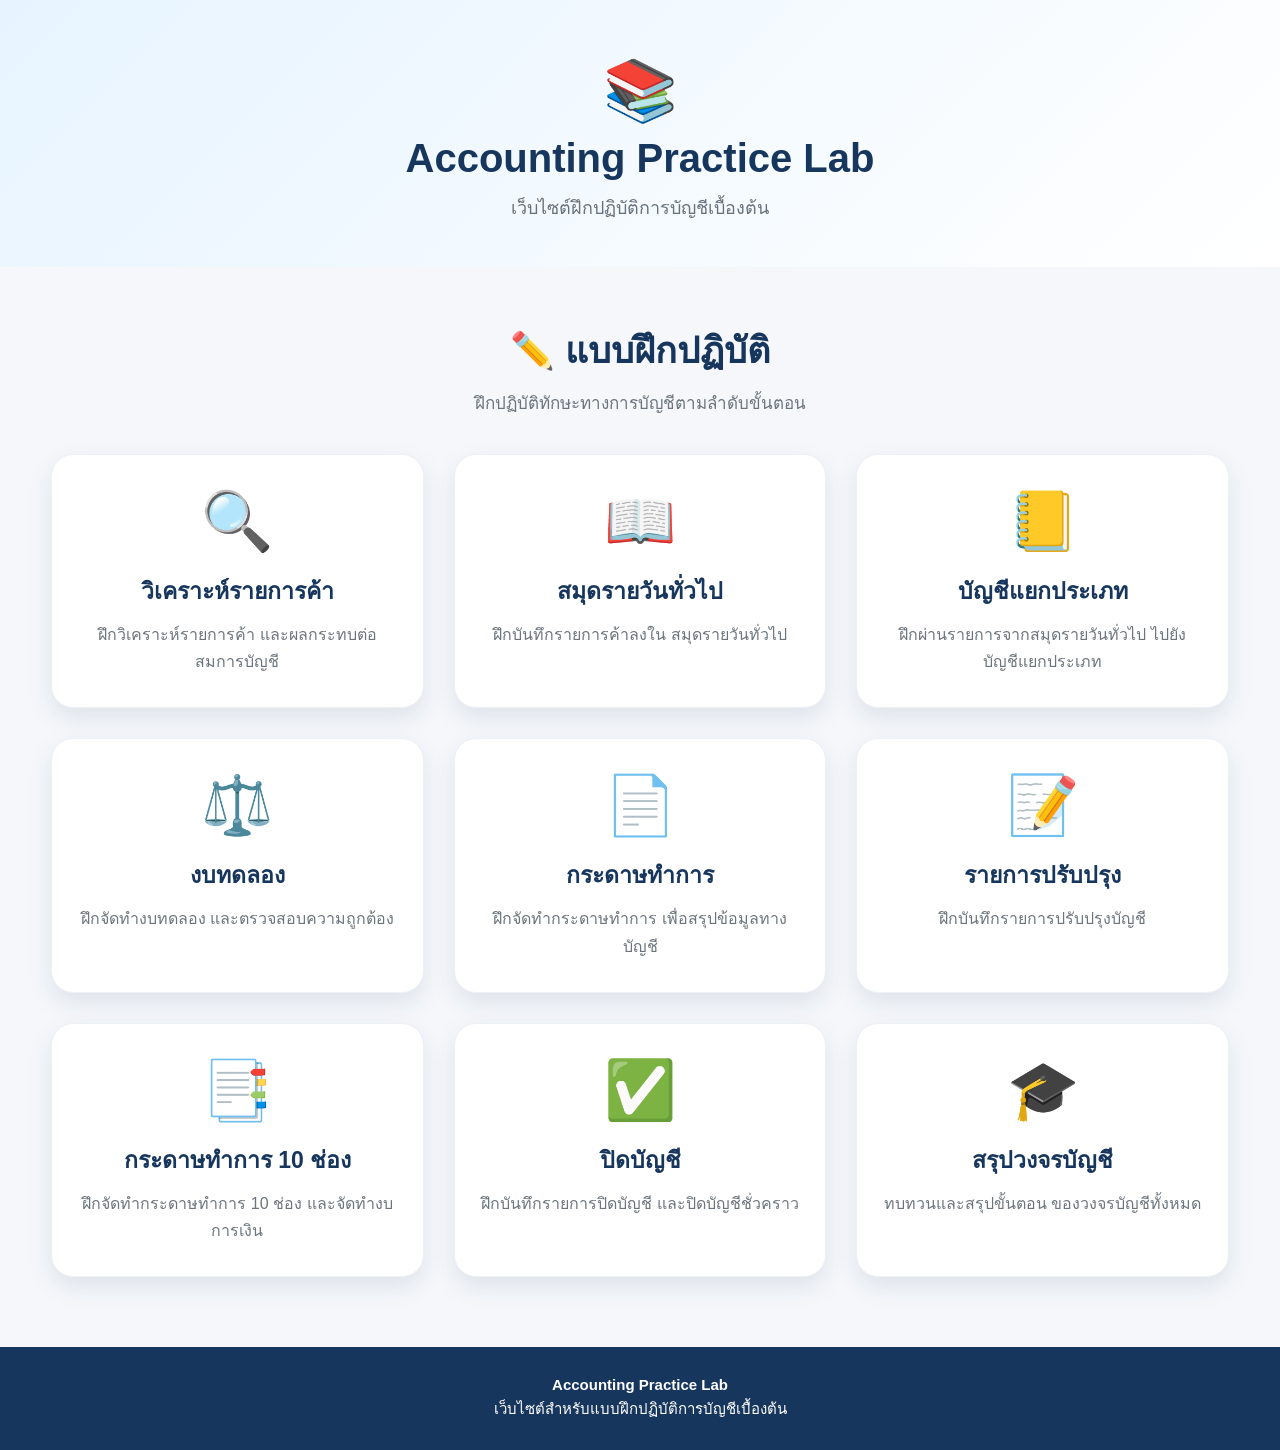
<file: index.html>
<!DOCTYPE html>
<html lang="th">
<head>
    <meta charset="UTF-8">
    <meta name="viewport" content="width=device-width, initial-scale=1.0">

    <title>Accounting Practice Lab</title>

    <style>

        * {
            box-sizing: border-box;
        }

        body {
            margin: 0;
            font-family: "Noto Sans Thai", "Sarabun", Arial, sans-serif;
            background: #f5f7fb;
            color: #222;
        }

        /* =========================
           ส่วนหัวเว็บไซต์
        ========================= */

        .hero {
            text-align: center;
            padding: 55px 20px 45px;
            background: linear-gradient(
                135deg,
                #e7f4ff,
                #ffffff
            );
        }

        .hero-icon {
            font-size: 60px;
            margin-bottom: 10px;
        }

        .hero h1 {
            margin: 0;
            font-size: 40px;
            font-weight: 800;
            color: #17365d;
        }

        .hero p {
            margin-top: 12px;
            margin-bottom: 0;
            font-size: 18px;
            color: #68727d;
        }


        /* =========================
           เนื้อหาหลัก
        ========================= */

        .container {
            width: 92%;
            max-width: 1250px;
            margin: 0 auto;
            padding: 55px 0 70px;
        }


        /* =========================
           หัวข้อแบบฝึกปฏิบัติ
        ========================= */

        .section-title {
            text-align: center;
            margin-bottom: 38px;
        }

        .section-title h2 {
            margin: 0;
            font-size: 36px;
            font-weight: 800;
            color: #17365d;
        }

        .section-title p {
            margin-top: 10px;
            font-size: 17px;
            color: #6c757d;
        }


        /* =========================
           Grid
        ========================= */

        .practice-grid {
            display: grid;
            grid-template-columns:
                repeat(3, 1fr);

            gap: 30px;
        }


        /* =========================
           การ์ดแบบฝึกปฏิบัติ
        ========================= */

        .practice-card {
            display: block;

            min-height: 245px;

            padding: 32px 25px;

            background: #ffffff;

            border-radius: 22px;

            text-align: center;

            text-decoration: none;

            color: #222;

            border: 1px solid #edf0f4;

            box-shadow:
                0 10px 25px
                rgba(30, 60, 90, 0.10);

            transition:
                transform 0.25s ease,
                box-shadow 0.25s ease;
        }

        .practice-card:hover {
            transform: translateY(-7px);

            box-shadow:
                0 16px 35px
                rgba(30, 60, 90, 0.16);
        }


        /* =========================
           ไอคอน
        ========================= */

        .practice-icon {
            font-size: 58px;
            margin-bottom: 18px;
        }


        /* =========================
           ชื่อการ์ด
        ========================= */

        .practice-card h3 {
            margin: 0 0 12px;

            font-size: 23px;

            font-weight: 800;

            color: #17365d;
        }


        /* =========================
           รายละเอียด
        ========================= */

        .practice-card p {
            margin: 0;

            font-size: 16px;

            line-height: 1.7;

            color: #6c757d;
        }


        /* =========================
           Footer
        ========================= */

        footer {
            padding: 25px 15px;

            text-align: center;

            background: #17365d;

            color: #ffffff;
        }

        footer p {
            margin: 4px 0;

            font-size: 15px;
        }


        /* =========================
           Tablet
        ========================= */

        @media (max-width: 900px) {

            .practice-grid {
                grid-template-columns:
                    repeat(2, 1fr);
            }

        }


        /* =========================
           Mobile
        ========================= */

        @media (max-width: 600px) {

            .hero {
                padding:
                    40px 15px;
            }

            .hero h1 {
                font-size: 30px;
            }

            .hero p {
                font-size: 16px;
            }

            .section-title h2 {
                font-size: 29px;
            }

            .section-title p {
                font-size: 15px;
            }

            .practice-grid {
                grid-template-columns: 1fr;

                gap: 20px;
            }

            .practice-card {
                min-height: 220px;
            }

        }

    </style>

</head>


<body>


<!-- ==================================
     ส่วนหัวเว็บไซต์
================================== -->

<section class="hero">

    <div class="hero-icon">
        📚
    </div>

    <h1>
        Accounting Practice Lab
    </h1>

    <p>
        เว็บไซต์ฝึกปฏิบัติการบัญชีเบื้องต้น
    </p>

</section>



<!-- ==================================
     เนื้อหา
================================== -->

<main class="container">


    <!-- หัวข้อเดียวของหน้า -->

    <div class="section-title">

        <h2>
            ✏️ แบบฝึกปฏิบัติ
        </h2>

        <p>
            ฝึกปฏิบัติทักษะทางการบัญชีตามลำดับขั้นตอน
        </p>

    </div>



    <!-- ==================================
         การ์ดทั้งหมด
    ================================== -->

    <div class="practice-grid">


        <!-- 1 วิเคราะห์รายการค้า -->

        <a
            href="analyze.html"
            class="practice-card"
        >

            <div class="practice-icon">
                🔍
            </div>

            <h3>
                วิเคราะห์รายการค้า
            </h3>

            <p>
                ฝึกวิเคราะห์รายการค้า
                และผลกระทบต่อสมการบัญชี
            </p>

        </a>



        <!-- 2 สมุดรายวันทั่วไป -->

        <a
            href="journal.html"
            class="practice-card"
        >

            <div class="practice-icon">
                📖
            </div>

            <h3>
                สมุดรายวันทั่วไป
            </h3>

            <p>
                ฝึกบันทึกรายการค้าลงใน
                สมุดรายวันทั่วไป
            </p>

        </a>



        <!-- 3 บัญชีแยกประเภท -->

        <a
            href="ledger.html"
            class="practice-card"
        >

            <div class="practice-icon">
                📒
            </div>

            <h3>
                บัญชีแยกประเภท
            </h3>

            <p>
                ฝึกผ่านรายการจากสมุดรายวันทั่วไป
                ไปยังบัญชีแยกประเภท
            </p>

        </a>



        <!-- 4 งบทดลอง -->

        <a
            href="trial-balance.html"
            class="practice-card"
        >

            <div class="practice-icon">
                ⚖️
            </div>

            <h3>
                งบทดลอง
            </h3>

            <p>
                ฝึกจัดทำงบทดลอง
                และตรวจสอบความถูกต้อง
            </p>

        </a>



        <!-- 5 กระดาษทำการ -->

        <a
            href="worksheet.html"
            class="practice-card"
        >

            <div class="practice-icon">
                📄
            </div>

            <h3>
                กระดาษทำการ
            </h3>

            <p>
                ฝึกจัดทำกระดาษทำการ
                เพื่อสรุปข้อมูลทางบัญชี
            </p>

        </a>



        <!-- 6 รายการปรับปรุง -->

        <a
            href="adjustment.html"
            class="practice-card"
        >

            <div class="practice-icon">
                📝
            </div>

            <h3>
                รายการปรับปรุง
            </h3>

            <p>
                ฝึกบันทึกรายการปรับปรุงบัญชี
            </p>

        </a>



        <!-- 7 กระดาษทำการ 10 ช่อง -->

        <a
            href="worksheet-10.html"
            class="practice-card"
        >

            <div class="practice-icon">
                📑
            </div>

            <h3>
                กระดาษทำการ 10 ช่อง
            </h3>

            <p>
                ฝึกจัดทำกระดาษทำการ 10 ช่อง
                และจัดทำงบการเงิน
            </p>

        </a>



        <!-- 8 ปิดบัญชี -->

        <a
            href="closing.html"
            class="practice-card"
        >

            <div class="practice-icon">
                ✅
            </div>

            <h3>
                ปิดบัญชี
            </h3>

            <p>
                ฝึกบันทึกรายการปิดบัญชี
                และปิดบัญชีชั่วคราว
            </p>

        </a>



        <!-- 9 สรุปวงจรบัญชี -->

        <a
            href="summary.html"
            class="practice-card"
        >

            <div class="practice-icon">
                🎓
            </div>

            <h3>
                สรุปวงจรบัญชี
            </h3>

            <p>
                ทบทวนและสรุปขั้นตอน
                ของวงจรบัญชีทั้งหมด
            </p>

        </a>


    </div>

</main>



<!-- ==================================
     Footer
================================== -->

<footer>

    <p>
        <strong>
            Accounting Practice Lab
        </strong>
    </p>

    <p>
        เว็บไซต์สำหรับแบบฝึกปฏิบัติการบัญชีเบื้องต้น
    </p>

</footer>


</body>
</html>
</file>
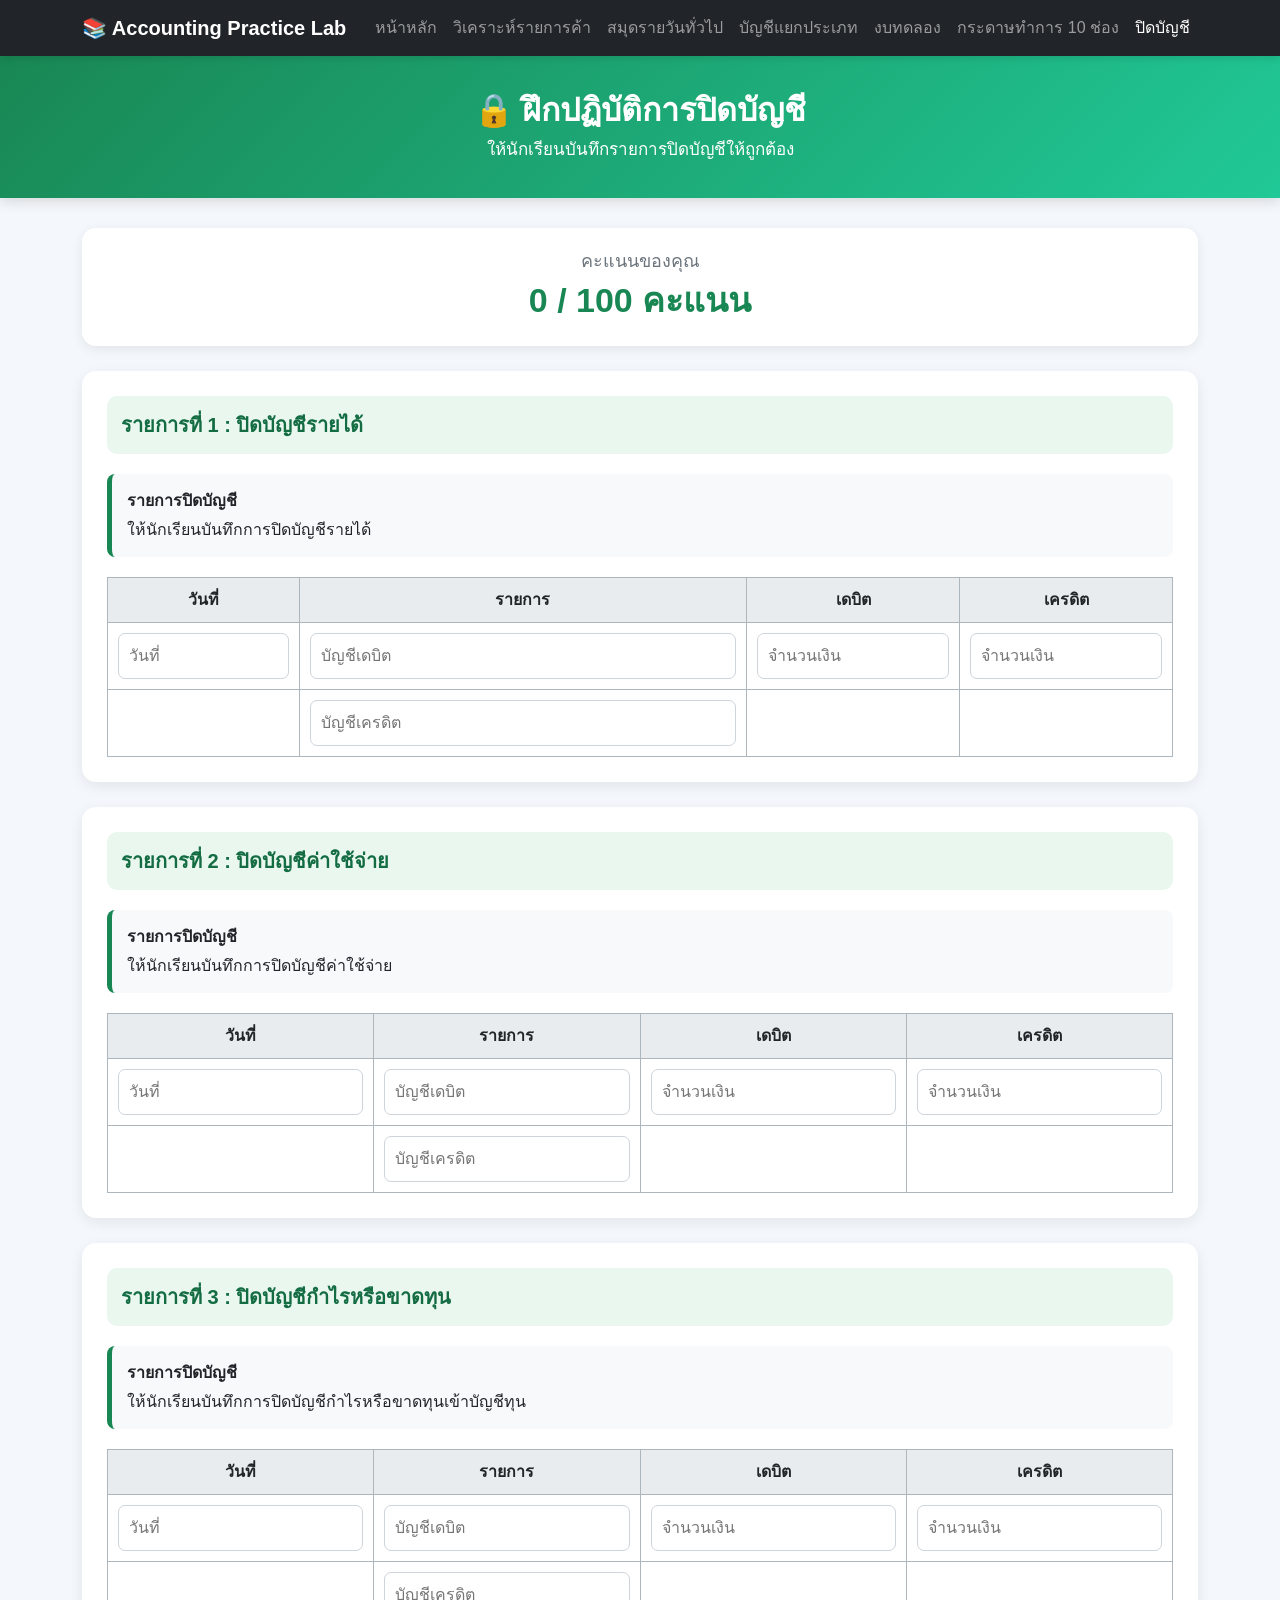
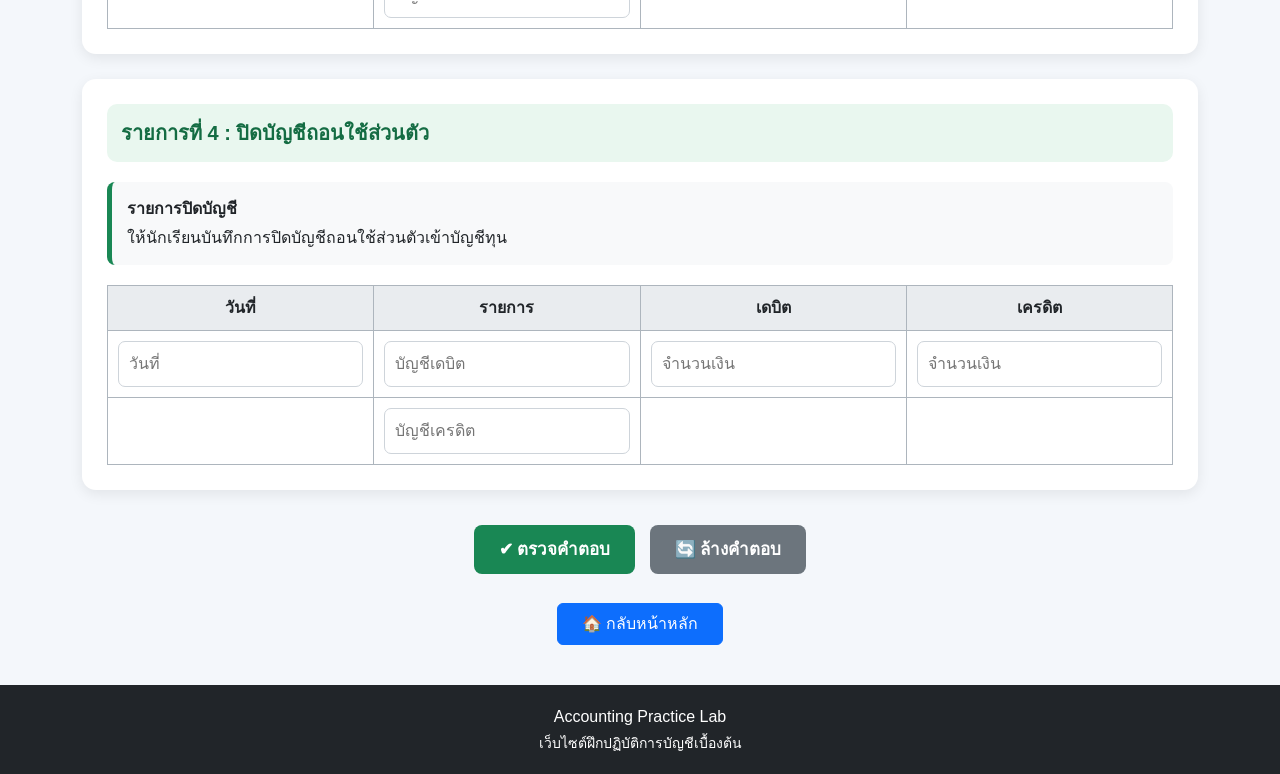
<file: closing.html>
<!DOCTYPE html>
<html lang="th">

<head>

    <meta charset="UTF-8">

    <meta name="viewport"
          content="width=device-width, initial-scale=1.0">

    <title>ปิดบัญชี | Accounting Practice Lab</title>

    <link
        href="https://cdn.jsdelivr.net/npm/bootstrap@5.3.7/dist/css/bootstrap.min.css"
        rel="stylesheet">


    <style>

        body {

            font-family:
                Tahoma,
                "Noto Sans Thai",
                sans-serif;

            background-color: #f4f7fb;

            color: #212529;

        }


        /* =========================
           Navbar
        ========================= */

        .navbar {

            box-shadow:
                0 2px 8px
                rgba(0,0,0,.12);

        }


        .navbar-brand {

            font-weight: bold;

        }


        /* =========================
           Header
        ========================= */

        .page-header {

            background:
                linear-gradient(
                    135deg,
                    #198754,
                    #20c997
                );

            color: white;

            text-align: center;

            padding: 35px 20px;

            margin-bottom: 30px;

            box-shadow:
                0 4px 12px
                rgba(0,0,0,.12);

        }


        .page-header h1 {

            font-size: 32px;

            font-weight: bold;

            margin-bottom: 8px;

        }


        .page-header p {

            margin: 0;

            font-size: 17px;

        }


        /* =========================
           Score
        ========================= */

        .score-box {

            background: white;

            border-radius: 14px;

            padding: 20px;

            text-align: center;

            margin-bottom: 25px;

            box-shadow:
                0 3px 12px
                rgba(0,0,0,.08);

        }


        .score-title {

            color: #6c757d;

            font-size: 18px;

        }


        #scoreDisplay {

            font-size: 34px;

            font-weight: bold;

            color: #198754;

        }


        /* =========================
           Exercise Card
        ========================= */

        .closing-card {

            background: white;

            border-radius: 14px;

            margin-bottom: 25px;

            padding: 25px;

            box-shadow:
                0 4px 14px
                rgba(0,0,0,.08);

        }


        .closing-title {

            background-color: #e9f7ef;

            color: #146c43;

            font-size: 20px;

            font-weight: bold;

            padding: 14px;

            border-radius: 10px;

            margin-bottom: 20px;

        }


        /* =========================
           รายการค้า
        ========================= */

        .transaction-box {

            background-color: #f8f9fa;

            border-left:
                5px solid #198754;

            border-radius: 8px;

            padding: 15px;

            margin-bottom: 20px;

        }


        .transaction-title {

            font-weight: bold;

            margin-bottom: 5px;

        }


        /* =========================
           Journal Table
        ========================= */

        .closing-table {

            width: 100%;

            border-collapse: collapse;

        }


        .closing-table th,
        .closing-table td {

            border: 1px solid #adb5bd;

            padding: 10px;

            vertical-align: middle;

        }


        .closing-table th {

            background-color: #e9ecef;

            text-align: center;

            font-weight: bold;

        }


        .date-column {

            width: 150px;

        }


        .account-column {

            width: 42%;

        }


        .amount-column {

            width: 20%;

        }


        .closing-input {

            width: 100%;

            padding: 10px;

            border: 1px solid #ced4da;

            border-radius: 7px;

            font-size: 16px;

        }


        .closing-input:focus {

            outline: none;

            border-color: #198754;

            box-shadow:
                0 0 0 3px
                rgba(25,135,84,.15);

        }


        /* =========================
           Correct / Incorrect
        ========================= */

        .correct {

            background-color:
                #d1e7dd !important;

            border-color:
                #198754 !important;

        }


        .incorrect {

            background-color:
                #f8d7da !important;

            border-color:
                #dc3545 !important;

        }


        /* =========================
           Result
        ========================= */

        #resultBox {

            display: none;

            border-radius: 12px;

            padding: 20px;

            margin: 25px 0;

            text-align: center;

            font-size: 19px;

            font-weight: bold;

        }


        .result-success {

            display: block !important;

            background-color: #d1e7dd;

            color: #0f5132;

            border:
                1px solid #badbcc;

        }


        .result-warning {

            display: block !important;

            background-color: #fff3cd;

            color: #664d03;

            border:
                1px solid #ffecb5;

        }


        /* =========================
           Buttons
        ========================= */

        .button-area {

            text-align: center;

            margin: 30px 0 40px;

        }


        .action-btn {

            border: none;

            border-radius: 8px;

            padding: 12px 25px;

            margin: 5px;

            font-size: 17px;

            font-weight: bold;

            text-decoration: none;

            display: inline-block;

            cursor: pointer;

        }


        .check-btn {

            background-color: #198754;

            color: white;

        }


        .reset-btn {

            background-color: #6c757d;

            color: white;

        }


        .home-btn {

            background-color: #212529;

            color: white;

        }


        /* =========================
           Footer
        ========================= */

        footer {

            background-color: #212529;

            color: white;

            text-align: center;

            padding: 20px;

            margin-top: 30px;

        }


        footer p {

            margin: 0;

        }


        /* =========================
           Mobile
        ========================= */

        @media (max-width: 768px) {

            .page-header h1 {

                font-size: 25px;

            }


            .closing-card {

                padding: 15px;

                overflow-x: auto;

            }


            .closing-table {

                min-width: 750px;

            }

        }

    </style>

</head>


<body>


<!-- =====================================================
     NAVBAR
===================================================== -->

<nav class="navbar navbar-expand-lg navbar-dark bg-dark">

    <div class="container">


        <a
            class="navbar-brand"
            href="../index.html">

            📚 Accounting Practice Lab

        </a>


        <button
            class="navbar-toggler"
            type="button"
            data-bs-toggle="collapse"
            data-bs-target="#menu">

            <span class="navbar-toggler-icon"></span>

        </button>


        <div
            class="collapse navbar-collapse"
            id="menu">

            <ul class="navbar-nav ms-auto">


                <li class="nav-item">

                    <a
                        class="nav-link"
                        href="../index.html">

                        หน้าหลัก

                    </a>

                </li>


                <li class="nav-item">

                    <a
                        class="nav-link"
                        href="analyze.html">

                        วิเคราะห์รายการค้า

                    </a>

                </li>


                <li class="nav-item">

                    <a
                        class="nav-link"
                        href="journal.html">

                        สมุดรายวันทั่วไป

                    </a>

                </li>


                <li class="nav-item">

                    <a
                        class="nav-link"
                        href="ledger.html">

                        บัญชีแยกประเภท

                    </a>

                </li>


                <li class="nav-item">

                    <a
                        class="nav-link"
                        href="trial-balance.html">

                        งบทดลอง

                    </a>

                </li>


                <li class="nav-item">

                    <a
                        class="nav-link"
                        href="worksheet-10.html">

                        กระดาษทำการ 10 ช่อง

                    </a>

                </li>


                <li class="nav-item">

                    <a
                        class="nav-link active"
                        href="closing.html">

                        ปิดบัญชี

                    </a>

                </li>


            </ul>

        </div>

    </div>

</nav>



<!-- =====================================================
     HEADER
===================================================== -->

<header class="page-header">

    <h1>
        🔒 ฝึกปฏิบัติการปิดบัญชี
    </h1>

    <p>
        ให้นักเรียนบันทึกรายการปิดบัญชีให้ถูกต้อง
    </p>

</header>



<main class="container">


    <!-- =================================================
         SCORE
    ================================================== -->

    <div class="score-box">

        <div class="score-title">

            คะแนนของคุณ

        </div>


        <div id="scoreDisplay">

            0 / 100 คะแนน

        </div>

    </div>



    <!-- =================================================
         รายการที่ 1
    ================================================== -->

    <div class="closing-card">

        <div class="closing-title">

            รายการที่ 1 : ปิดบัญชีรายได้

        </div>


        <div class="transaction-box">

            <div class="transaction-title">

                รายการปิดบัญชี

            </div>

            ให้นักเรียนบันทึกการปิดบัญชีรายได้

        </div>


        <table class="closing-table">

            <thead>

                <tr>

                    <th class="date-column">
                        วันที่
                    </th>

                    <th class="account-column">
                        รายการ
                    </th>

                    <th class="amount-column">
                        เดบิต
                    </th>

                    <th class="amount-column">
                        เครดิต
                    </th>

                </tr>

            </thead>


            <tbody>

                <tr>

                    <td>

                        <input
                            class="closing-input"
                            id="date1"
                            placeholder="วันที่">

                    </td>


                    <td>

                        <input
                            class="closing-input"
                            id="account1dr"
                            placeholder="บัญชีเดบิต">

                    </td>


                    <td>

                        <input
                            type="number"
                            class="closing-input"
                            id="amount1dr"
                            placeholder="จำนวนเงิน">

                    </td>


                    <td>

                        <input
                            type="number"
                            class="closing-input"
                            id="amount1cr"
                            placeholder="จำนวนเงิน">

                    </td>

                </tr>


                <tr>

                    <td></td>

                    <td>

                        <input
                            class="closing-input"
                            id="account1cr"
                            placeholder="บัญชีเครดิต">

                    </td>

                    <td></td>

                    <td></td>

                </tr>

            </tbody>

        </table>

    </div>



    <!-- =================================================
         รายการที่ 2
    ================================================== -->

    <div class="closing-card">

        <div class="closing-title">

            รายการที่ 2 : ปิดบัญชีค่าใช้จ่าย

        </div>


        <div class="transaction-box">

            <div class="transaction-title">

                รายการปิดบัญชี

            </div>

            ให้นักเรียนบันทึกการปิดบัญชีค่าใช้จ่าย

        </div>


        <table class="closing-table">

            <thead>

                <tr>

                    <th>
                        วันที่
                    </th>

                    <th>
                        รายการ
                    </th>

                    <th>
                        เดบิต
                    </th>

                    <th>
                        เครดิต
                    </th>

                </tr>

            </thead>


            <tbody>

                <tr>

                    <td>

                        <input
                            class="closing-input"
                            id="date2"
                            placeholder="วันที่">

                    </td>


                    <td>

                        <input
                            class="closing-input"
                            id="account2dr"
                            placeholder="บัญชีเดบิต">

                    </td>


                    <td>

                        <input
                            type="number"
                            class="closing-input"
                            id="amount2dr"
                            placeholder="จำนวนเงิน">

                    </td>


                    <td>

                        <input
                            type="number"
                            class="closing-input"
                            id="amount2cr"
                            placeholder="จำนวนเงิน">

                    </td>

                </tr>


                <tr>

                    <td></td>

                    <td>

                        <input
                            class="closing-input"
                            id="account2cr"
                            placeholder="บัญชีเครดิต">

                    </td>

                    <td></td>

                    <td></td>

                </tr>

            </tbody>

        </table>

    </div>



    <!-- =================================================
         รายการที่ 3
    ================================================== -->

    <div class="closing-card">

        <div class="closing-title">

            รายการที่ 3 : ปิดบัญชีกำไรหรือขาดทุน

        </div>


        <div class="transaction-box">

            <div class="transaction-title">

                รายการปิดบัญชี

            </div>

            ให้นักเรียนบันทึกการปิดบัญชีกำไรหรือขาดทุนเข้าบัญชีทุน

        </div>


        <table class="closing-table">

            <thead>

                <tr>

                    <th>
                        วันที่
                    </th>

                    <th>
                        รายการ
                    </th>

                    <th>
                        เดบิต
                    </th>

                    <th>
                        เครดิต
                    </th>

                </tr>

            </thead>


            <tbody>

                <tr>

                    <td>

                        <input
                            class="closing-input"
                            id="date3"
                            placeholder="วันที่">

                    </td>


                    <td>

                        <input
                            class="closing-input"
                            id="account3dr"
                            placeholder="บัญชีเดบิต">

                    </td>


                    <td>

                        <input
                            type="number"
                            class="closing-input"
                            id="amount3dr"
                            placeholder="จำนวนเงิน">

                    </td>


                    <td>

                        <input
                            type="number"
                            class="closing-input"
                            id="amount3cr"
                            placeholder="จำนวนเงิน">

                    </td>

                </tr>


                <tr>

                    <td></td>

                    <td>

                        <input
                            class="closing-input"
                            id="account3cr"
                            placeholder="บัญชีเครดิต">

                    </td>

                    <td></td>

                    <td></td>

                </tr>

            </tbody>

        </table>

    </div>



    <!-- =================================================
         รายการที่ 4
    ================================================== -->

    <div class="closing-card">

        <div class="closing-title">

            รายการที่ 4 : ปิดบัญชีถอนใช้ส่วนตัว

        </div>


        <div class="transaction-box">

            <div class="transaction-title">

                รายการปิดบัญชี

            </div>

            ให้นักเรียนบันทึกการปิดบัญชีถอนใช้ส่วนตัวเข้าบัญชีทุน

        </div>


        <table class="closing-table">

            <thead>

                <tr>

                    <th>
                        วันที่
                    </th>

                    <th>
                        รายการ
                    </th>

                    <th>
                        เดบิต
                    </th>

                    <th>
                        เครดิต
                    </th>

                </tr>

            </thead>


            <tbody>

                <tr>

                    <td>

                        <input
                            class="closing-input"
                            id="date4"
                            placeholder="วันที่">

                    </td>


                    <td>

                        <input
                            class="closing-input"
                            id="account4dr"
                            placeholder="บัญชีเดบิต">

                    </td>


                    <td>

                        <input
                            type="number"
                            class="closing-input"
                            id="amount4dr"
                            placeholder="จำนวนเงิน">

                    </td>


                    <td>

                        <input
                            type="number"
                            class="closing-input"
                            id="amount4cr"
                            placeholder="จำนวนเงิน">

                    </td>

                </tr>


                <tr>

                    <td></td>

                    <td>

                        <input
                            class="closing-input"
                            id="account4cr"
                            placeholder="บัญชีเครดิต">

                    </td>

                    <td></td>

                    <td></td>

                </tr>

            </tbody>

        </table>

    </div>



    <!-- =================================================
         RESULT
    ================================================== -->

    <div id="resultBox"></div>



    <!-- =================================================
         BUTTONS
    ================================================== -->

    <div class="button-area">


        <button
            type="button"
            class="action-btn check-btn"
            onclick="checkClosing()">

            ✔ ตรวจคำตอบ

        </button>


        <button
            type="button"
            class="action-btn reset-btn"
            onclick="resetClosing()">

            🔄 ล้างคำตอบ

        </button>


       <div class="container text-center mt-4 mb-3">
    <a href="index.html" class="btn btn-primary px-4 py-2">
        🏠 กลับหน้าหลัก
    </a>
</div>


</main>



<!-- =====================================================
     FOOTER
===================================================== -->

<footer>

    <p>
        Accounting Practice Lab
    </p>

    <p class="small mt-1">
        เว็บไซต์ฝึกปฏิบัติการบัญชีเบื้องต้น
    </p>

</footer>



<script>

/* =====================================================
   เฉลย
   =====================================================

   ชุดนี้เป็นโครงฝึกปฏิบัติ
   เราสามารถเปลี่ยนจำนวนเงินให้ตรงกับ
   กระดาษทำการ 10 ช่องของคุณภายหลังได้
===================================================== */


const closingAnswers = {


    1: {

        date:
            "31 มกราคม 2569",

        debitAccount:
            "รายได้",

        debitAmount:
            15000,

        creditAccount:
            "กำไรขาดทุน",

        creditAmount:
            15000

    },


    2: {

        date:
            "31 มกราคม 2569",

        debitAccount:
            "กำไรขาดทุน",

        debitAmount:
            8000,

        creditAccount:
            "ค่าใช้จ่าย",

        creditAmount:
            8000

    },


    3: {

        date:
            "31 มกราคม 2569",

        debitAccount:
            "กำไรขาดทุน",

        debitAmount:
            7000,

        creditAccount:
            "ทุน",

        creditAmount:
            7000

    },


    4: {

        date:
            "31 มกราคม 2569",

        debitAccount:
            "ทุน",

        debitAmount:
            2000,

        creditAccount:
            "ถอนใช้ส่วนตัว",

        creditAmount:
            2000

    }

};


/* =====================================================
   ตรวจคำตอบ
===================================================== */

function checkClosing() {


    let correct =
        0;


    let total =
        0;


    for (
        let i = 1;
        i <= 4;
        i++
    ) {


        const answer =
            closingAnswers[i];


        const date =
            document.getElementById(
                "date" + i
            );


        const drAccount =
            document.getElementById(
                "account" + i + "dr"
            );


        const crAccount =
            document.getElementById(
                "account" + i + "cr"
            );


        const drAmount =
            document.getElementById(
                "amount" + i + "dr"
            );


        const crAmount =
            document.getElementById(
                "amount" + i + "cr"
            );


        /*
           ตรวจทั้งหมด 5 ช่อง
        */

        const fields = [

            [
                date,
                answer.date,
                "text"
            ],

            [
                drAccount,
                answer.debitAccount,
                "text"
            ],

            [
                drAmount,
                answer.debitAmount,
                "number"
            ],

            [
                crAccount,
                answer.creditAccount,
                "text"
            ],

            [
                crAmount,
                answer.creditAmount,
                "number"
            ]

        ];


        fields.forEach(
            function(field) {


                total++;


                const input =
                    field[0];


                const correctAnswer =
                    field[1];


                const type =
                    field[2];


                let isCorrect =
                    false;


                if (
                    type === "number"
                ) {


                    const studentValue =
                        parseFloat(
                            input.value
                        );


                    isCorrect =

                        !isNaN(
                            studentValue
                        ) &&

                        Math.abs(
                            studentValue -
                            correctAnswer
                        ) < 0.01;


                }

                else {


                    const studentValue =
                        input.value
                            .trim()
                            .replace(
                                /\s+/g,
                                ""
                            );


                    const answerValue =
                        String(
                            correctAnswer
                        )
                            .trim()
                            .replace(
                                /\s+/g,
                                ""
                            );


                    isCorrect =

                        studentValue ===
                        answerValue;

                }


                input.classList.remove(
                    "correct"
                );


                input.classList.remove(
                    "incorrect"
                );


                if (isCorrect) {


                    input.classList.add(
                        "correct"
                    );


                    correct++;


                }

                else {


                    input.classList.add(
                        "incorrect"
                    );

                }


            }
        );

    }


    /*
       คำนวณคะแนน
    */

    const score =

        Math.round(
            (
                correct /
                total
            ) * 100
        );


    document.getElementById(
        "scoreDisplay"
    ).textContent =

        score +
        " / 100 คะแนน";


    /*
       บันทึกคะแนน
    */

    localStorage.setItem(
        "closingScore",
        score
    );


    /*
       แสดงผล
    */

    const resultBox =
        document.getElementById(
            "resultBox"
        );


    resultBox.classList.remove(
        "result-success"
    );


    resultBox.classList.remove(
        "result-warning"
    );


    if (
        score === 100
    ) {


        resultBox.classList.add(
            "result-success"
        );


        resultBox.innerHTML =

            "🎉 ยอดเยี่ยมมาก! " +
            "คุณตอบถูกทั้งหมด " +
            "ได้ 100 / 100 คะแนน";


    }

    else {


        resultBox.classList.add(
            "result-warning"
        );


        resultBox.innerHTML =

            "📚 ได้คะแนน " +
            score +
            " / 100 คะแนน " +
            "<br>" +
            "กรุณาตรวจสอบช่องที่แสดงสีแดงอีกครั้งค่ะ";

    }


    resultBox.style.display =
        "block";


    resultBox.scrollIntoView({

        behavior: "smooth",

        block: "center"

    });

}


/* =====================================================
   ล้างคำตอบ
===================================================== */

function resetClosing() {


    const confirmReset =
        confirm(
            "ต้องการล้างคำตอบทั้งหมดหรือไม่?"
        );


    if (
        !confirmReset
    ) {

        return;

    }


    const inputs =
        document.querySelectorAll(
            ".closing-input"
        );


    inputs.forEach(
        function(input) {


            input.value = "";


            input.classList.remove(
                "correct"
            );


            input.classList.remove(
                "incorrect"
            );


        }
    );


    document.getElementById(
        "scoreDisplay"
    ).textContent =

        "0 / 100 คะแนน";


    const resultBox =
        document.getElementById(
            "resultBox"
        );


    resultBox.style.display =
        "none";


    resultBox.innerHTML =
        "";


    localStorage.removeItem(
        "closingScore"
    );


}


/* =====================================================
   โหลดคะแนนเดิม
===================================================== */

window.addEventListener(
    "load",
    function() {


        const savedScore =
            localStorage.getItem(
                "closingScore"
            );


        if (
            savedScore !== null
        ) {


            document.getElementById(
                "scoreDisplay"
            ).textContent =

                savedScore +
                " / 100 คะแนน";


        }


    }
);

</script>


<script
    src="https://cdn.jsdelivr.net/npm/bootstrap@5.3.7/dist/js/bootstrap.bundle.min.js">
</script>


</body>

</html>
</file>
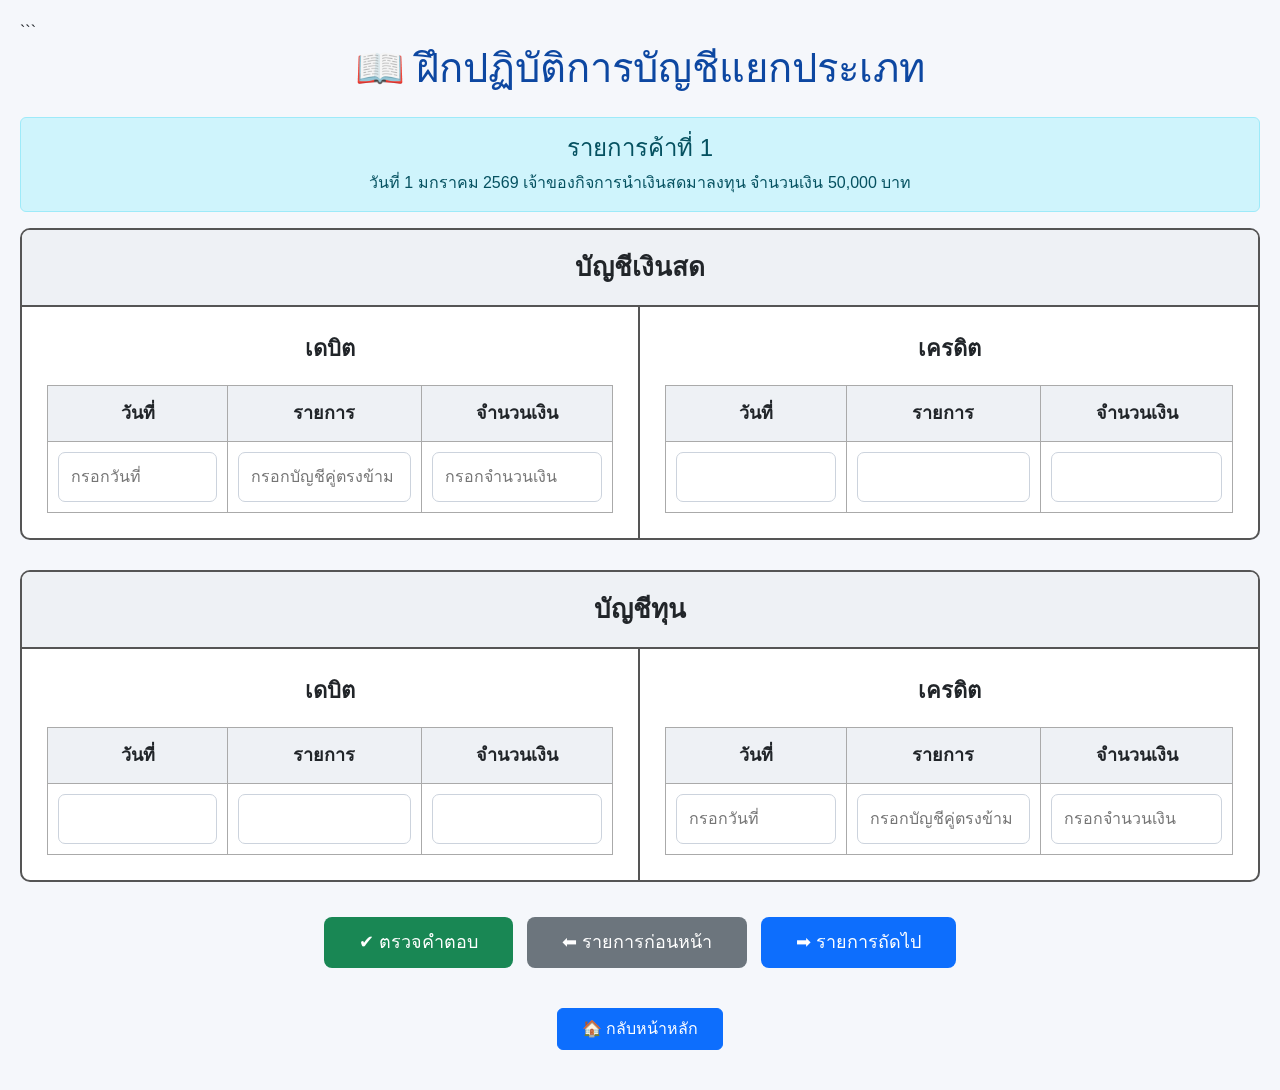
<file: ledger.html>
<!DOCTYPE html>

<html lang="th">

<head>

<meta charset="UTF-8">

<meta name="viewport"
      content="width=device-width, initial-scale=1.0">

<title>บัญชีแยกประเภท | Accounting Practice Lab</title>

<link href="https://cdn.jsdelivr.net/npm/bootstrap@5.3.7/dist/css/bootstrap.min.css"
      rel="stylesheet">


<style>

    body {

        font-family: Tahoma, sans-serif;

        background: #f5f7fb;

        padding: 20px;

    }


    h1 {

        text-align: center;

        color: #0d47a1;

        margin-bottom: 25px;

    }


    .ledger-box {

        background: white;

        border: 2px solid #555;

        border-radius: 10px;

        margin-bottom: 30px;

        overflow: hidden;

    }


    .account-title {

        text-align: center;

        font-size: 26px;

        font-weight: bold;

        background: #eef1f5;

        padding: 18px;

        border-bottom: 2px solid #555;

    }


    .side-container {

        display: grid;

        grid-template-columns: 1fr 1fr;

    }


    .side {

        padding: 25px;

    }


    .side:first-child {

        border-right: 2px solid #555;

    }


    .side-title {

        text-align: center;

        font-size: 22px;

        font-weight: bold;

        margin-bottom: 20px;

    }


    table {

        width: 100%;

        border-collapse: collapse;

    }


    th {

        background: #eef1f5;

        padding: 14px;

        border: 1px solid #aaa;

        text-align: center;

        font-size: 18px;

    }


    td {

        border: 1px solid #aaa;

        padding: 10px;

    }


    input {

        width: 100%;

        padding: 12px;

        border: 1px solid #ccd3dd;

        border-radius: 7px;

        font-size: 16px;

    }


    .button-area {

        text-align: center;

        margin: 30px 0;

    }


    button {

        padding: 12px 35px;

        font-size: 18px;

        border: none;

        border-radius: 8px;

        cursor: pointer;

        margin: 5px;

    }


    .check-btn {

        background: #198754;

        color: white;

    }


    .next-btn {

        background: #0d6efd;

        color: white;

    }


    .previous-btn {

        background: #6c757d;

        color: white;

    }


    #result {

        text-align: center;

        font-size: 24px;

        font-weight: bold;

        margin: 20px;

    }


    .question {

        display: none;

    }


    .question.active {

        display: block;

    }


    .home-button {

        text-align: center;

        margin: 35px 0 20px 0;

    }


    @media (max-width: 768px) {

        .side-container {

            grid-template-columns: 1fr;

        }


        .side:first-child {

            border-right: none;

            border-bottom: 2px solid #555;

        }

    }

</style>
```

</head>

<body>

<h1>

📖 ฝึกปฏิบัติการบัญชีแยกประเภท


</h1>

<!-- ================================================= -->

<!-- รายการที่ 1 -->

<!-- ================================================= -->

<div class="question active"
     id="question1">


<div class="alert alert-info text-center">

    <h4>รายการค้าที่ 1</h4>

    <p class="mb-0">

        วันที่ 1 มกราคม 2569

        เจ้าของกิจการนำเงินสดมาลงทุน

        จำนวนเงิน 50,000 บาท

    </p>

</div>


<!-- บัญชีเงินสด -->

<div class="ledger-box">

    <div class="account-title">

        บัญชีเงินสด

    </div>


    <div class="side-container">


        <!-- เดบิต -->

        <div class="side">

            <div class="side-title">

                เดบิต

            </div>


            <table>

                <tr>

                    <th>วันที่</th>

                    <th>รายการ</th>

                    <th>จำนวนเงิน</th>

                </tr>


                <tr>

                    <td>

                        <input type="text"
                               id="q1_cash_debit_date"
                               placeholder="กรอกวันที่">

                    </td>


                    <td>

                        <input type="text"
                               id="q1_cash_debit_account"
                               placeholder="กรอกบัญชีคู่ตรงข้าม">

                    </td>


                    <td>

                        <input type="number"
                               id="q1_cash_debit_amount"
                               placeholder="กรอกจำนวนเงิน">

                    </td>

                </tr>

            </table>

        </div>


        <!-- เครดิต -->

        <div class="side">

            <div class="side-title">

                เครดิต

            </div>


            <table>

                <tr>

                    <th>วันที่</th>

                    <th>รายการ</th>

                    <th>จำนวนเงิน</th>

                </tr>


                <tr>

                    <td><input type="text"></td>

                    <td><input type="text"></td>

                    <td><input type="number"></td>

                </tr>

            </table>

        </div>

    </div>

</div>


<!-- บัญชีทุน -->

<div class="ledger-box">

    <div class="account-title">

        บัญชีทุน

    </div>


    <div class="side-container">


        <!-- เดบิต -->

        <div class="side">

            <div class="side-title">

                เดบิต

            </div>


            <table>

                <tr>

                    <th>วันที่</th>

                    <th>รายการ</th>

                    <th>จำนวนเงิน</th>

                </tr>


                <tr>

                    <td><input type="text"></td>

                    <td><input type="text"></td>

                    <td><input type="number"></td>

                </tr>

            </table>

        </div>


        <!-- เครดิต -->

        <div class="side">

            <div class="side-title">

                เครดิต

            </div>


            <table>

                <tr>

                    <th>วันที่</th>

                    <th>รายการ</th>

                    <th>จำนวนเงิน</th>

                </tr>


                <tr>

                    <td>

                        <input type="text"
                               id="q1_capital_credit_date"
                               placeholder="กรอกวันที่">

                    </td>


                    <td>

                        <input type="text"
                               id="q1_capital_credit_account"
                               placeholder="กรอกบัญชีคู่ตรงข้าม">

                    </td>


                    <td>

                        <input type="number"
                               id="q1_capital_credit_amount"
                               placeholder="กรอกจำนวนเงิน">

                    </td>

                </tr>

            </table>

        </div>

    </div>

</div>


</div>

<!-- ================================================= -->

<!-- รายการที่ 2 -->

<!-- ================================================= -->

<div class="question"
     id="question2">


<div class="alert alert-info text-center">

    <h4>รายการค้าที่ 2</h4>

    <p class="mb-0">

        วันที่ 2 มกราคม 2569

        กิจการซื้ออุปกรณ์สำนักงานเป็นเงินสด

        จำนวนเงิน 5,000 บาท

    </p>

</div>


<div class="ledger-box">

    <div class="account-title">

        บัญชีอุปกรณ์สำนักงาน

    </div>


    <div class="side-container">


        <div class="side">

            <div class="side-title">

                เดบิต

            </div>


            <table>

                <tr>

                    <th>วันที่</th>

                    <th>รายการ</th>

                    <th>จำนวนเงิน</th>

                </tr>


                <tr>

                    <td>

                        <input type="text"
                               id="q2_equipment_debit_date">

                    </td>


                    <td>

                        <input type="text"
                               id="q2_equipment_debit_account">

                    </td>


                    <td>

                        <input type="number"
                               id="q2_equipment_debit_amount">

                    </td>

                </tr>

            </table>

        </div>


        <div class="side">

            <div class="side-title">

                เครดิต

            </div>


            <table>

                <tr>

                    <th>วันที่</th>

                    <th>รายการ</th>

                    <th>จำนวนเงิน</th>

                </tr>


                <tr>

                    <td><input type="text"></td>

                    <td><input type="text"></td>

                    <td><input type="number"></td>

                </tr>

            </table>

        </div>

    </div>

</div>


<div class="ledger-box">

    <div class="account-title">

        บัญชีเงินสด

    </div>


    <div class="side-container">


        <div class="side">

            <div class="side-title">

                เดบิต

            </div>


            <table>

                <tr>

                    <th>วันที่</th>

                    <th>รายการ</th>

                    <th>จำนวนเงิน</th>

                </tr>


                <tr>

                    <td><input type="text"></td>

                    <td><input type="text"></td>

                    <td><input type="number"></td>

                </tr>

            </table>

        </div>


        <div class="side">

            <div class="side-title">

                เครดิต

            </div>


            <table>

                <tr>

                    <th>วันที่</th>

                    <th>รายการ</th>

                    <th>จำนวนเงิน</th>

                </tr>


                <tr>

                    <td>

                        <input type="text"
                               id="q2_cash_credit_date">

                    </td>


                    <td>

                        <input type="text"
                               id="q2_cash_credit_account">

                    </td>


                    <td>

                        <input type="number"
                               id="q2_cash_credit_amount">

                    </td>

                </tr>

            </table>

        </div>

    </div>

</div>


</div>

<!-- ================================================= -->

<!-- รายการที่ 3 -->

<!-- ================================================= -->

<div class="question"
     id="question3">


<div class="alert alert-info text-center">

    <h4>รายการค้าที่ 3</h4>

    <p class="mb-0">

        วันที่ 3 มกราคม 2569

        กิจการซื้อสินค้าเป็นเงินเชื่อ

        จำนวนเงิน 10,000 บาท

    </p>

</div>


<div class="ledger-box">

    <div class="account-title">

        บัญชีสินค้า

    </div>


    <div class="side-container">


        <div class="side">

            <div class="side-title">

                เดบิต

            </div>


            <table>

                <tr>

                    <th>วันที่</th>

                    <th>รายการ</th>

                    <th>จำนวนเงิน</th>

                </tr>


                <tr>

                    <td>

                        <input type="text"
                               id="q3_goods_debit_date">

                    </td>


                    <td>

                        <input type="text"
                               id="q3_goods_debit_account">

                    </td>


                    <td>

                        <input type="number"
                               id="q3_goods_debit_amount">

                    </td>

                </tr>

            </table>

        </div>


        <div class="side">

            <div class="side-title">

                เครดิต

            </div>


            <table>

                <tr>

                    <th>วันที่</th>

                    <th>รายการ</th>

                    <th>จำนวนเงิน</th>

                </tr>


                <tr>

                    <td><input type="text"></td>

                    <td><input type="text"></td>

                    <td><input type="number"></td>

                </tr>

            </table>

        </div>

    </div>

</div>


<div class="ledger-box">

    <div class="account-title">

        บัญชีเจ้าหนี้

    </div>


    <div class="side-container">


        <div class="side">

            <div class="side-title">

                เดบิต

            </div>


            <table>

                <tr>

                    <th>วันที่</th>

                    <th>รายการ</th>

                    <th>จำนวนเงิน</th>

                </tr>


                <tr>

                    <td><input type="text"></td>

                    <td><input type="text"></td>

                    <td><input type="number"></td>

                </tr>

            </table>

        </div>


        <div class="side">

            <div class="side-title">

                เครดิต

            </div>


            <table>

                <tr>

                    <th>วันที่</th>

                    <th>รายการ</th>

                    <th>จำนวนเงิน</th>

                </tr>


                <tr>

                    <td>

                        <input type="text"
                               id="q3_payable_credit_date">

                    </td>


                    <td>

                        <input type="text"
                               id="q3_payable_credit_account">

                    </td>


                    <td>

                        <input type="number"
                               id="q3_payable_credit_amount">

                    </td>

                </tr>

            </table>

        </div>

    </div>

</div>


</div>

<!-- ================================================= -->

<!-- รายการที่ 4 -->

<!-- ================================================= -->

<div class="question"
     id="question4">


<div class="alert alert-info text-center">

    <h4>รายการค้าที่ 4</h4>

    <p class="mb-0">

        วันที่ 4 มกราคม 2569

        กิจการให้บริการและได้รับเงินสด

        จำนวนเงิน 8,000 บาท

    </p>

</div>


<div class="ledger-box">

    <div class="account-title">

        บัญชีเงินสด

    </div>


    <div class="side-container">


        <div class="side">

            <div class="side-title">

                เดบิต

            </div>


            <table>

                <tr>

                    <th>วันที่</th>

                    <th>รายการ</th>

                    <th>จำนวนเงิน</th>

                </tr>


                <tr>

                    <td>

                        <input type="text"
                               id="q4_cash_debit_date">

                    </td>


                    <td>

                        <input type="text"
                               id="q4_cash_debit_account">

                    </td>


                    <td>

                        <input type="number"
                               id="q4_cash_debit_amount">

                    </td>

                </tr>

            </table>

        </div>


        <div class="side">

            <div class="side-title">

                เครดิต

            </div>


            <table>

                <tr>

                    <th>วันที่</th>

                    <th>รายการ</th>

                    <th>จำนวนเงิน</th>

                </tr>


                <tr>

                    <td><input type="text"></td>

                    <td><input type="text"></td>

                    <td><input type="number"></td>

                </tr>

            </table>

        </div>

    </div>

</div>


<div class="ledger-box">

    <div class="account-title">

        บัญชีรายได้

    </div>


    <div class="side-container">


        <div class="side">

            <div class="side-title">

                เดบิต

            </div>


            <table>

                <tr>

                    <th>วันที่</th>

                    <th>รายการ</th>

                    <th>จำนวนเงิน</th>

                </tr>


                <tr>

                    <td><input type="text"></td>

                    <td><input type="text"></td>

                    <td><input type="number"></td>

                </tr>

            </table>

        </div>


        <div class="side">

            <div class="side-title">

                เครดิต

            </div>


            <table>

                <tr>

                    <th>วันที่</th>

                    <th>รายการ</th>

                    <th>จำนวนเงิน</th>

                </tr>


                <tr>

                    <td>

                        <input type="text"
                               id="q4_income_credit_date">

                    </td>


                    <td>

                        <input type="text"
                               id="q4_income_credit_account">

                    </td>


                    <td>

                        <input type="number"
                               id="q4_income_credit_amount">

                    </td>

                </tr>

            </table>

        </div>

    </div>

</div>


</div>

<!-- ================================================= -->

<!-- รายการที่ 5 -->

<!-- ================================================= -->

<div class="question"
     id="question5">


<div class="alert alert-info text-center">

    <h4>รายการค้าที่ 5</h4>

    <p class="mb-0">

        วันที่ 5 มกราคม 2569

        กิจการจ่ายค่าเช่าเป็นเงินสด

        จำนวนเงิน 3,000 บาท

    </p>

</div>


<div class="ledger-box">

    <div class="account-title">

        บัญชีค่าเช่า

    </div>


    <div class="side-container">


        <div class="side">

            <div class="side-title">

                เดบิต

            </div>


            <table>

                <tr>

                    <th>วันที่</th>

                    <th>รายการ</th>

                    <th>จำนวนเงิน</th>

                </tr>


                <tr>

                    <td>

                        <input type="text"
                               id="q5_rent_debit_date">

                    </td>


                    <td>

                        <input type="text"
                               id="q5_rent_debit_account">

                    </td>


                    <td>

                        <input type="number"
                               id="q5_rent_debit_amount">

                    </td>

                </tr>

            </table>

        </div>


        <div class="side">

            <div class="side-title">

                เครดิต

            </div>


            <table>

                <tr>

                    <th>วันที่</th>

                    <th>รายการ</th>

                    <th>จำนวนเงิน</th>

                </tr>


                <tr>

                    <td><input type="text"></td>

                    <td><input type="text"></td>

                    <td><input type="number"></td>

                </tr>

            </table>

        </div>

    </div>

</div>


<div class="ledger-box">

    <div class="account-title">

        บัญชีเงินสด

    </div>


    <div class="side-container">


        <div class="side">

            <div class="side-title">

                เดบิต

            </div>


            <table>

                <tr>

                    <th>วันที่</th>

                    <th>รายการ</th>

                    <th>จำนวนเงิน</th>

                </tr>


                <tr>

                    <td><input type="text"></td>

                    <td><input type="text"></td>

                    <td><input type="number"></td>

                </tr>

            </table>

        </div>


        <div class="side">

            <div class="side-title">

                เครดิต

            </div>


            <table>

                <tr>

                    <th>วันที่</th>

                    <th>รายการ</th>

                    <th>จำนวนเงิน</th>

                </tr>


                <tr>

                    <td>

                        <input type="text"
                               id="q5_cash_credit_date">

                    </td>


                    <td>

                        <input type="text"
                               id="q5_cash_credit_account">

                    </td>


                    <td>

                        <input type="number"
                               id="q5_cash_credit_amount">

                    </td>

                </tr>

            </table>

        </div>

    </div>

</div>


</div>

<!-- ================================================= -->

<!-- รายการที่ 6 -->

<!-- ================================================= -->

<div class="question"
     id="question6">


<div class="alert alert-info text-center">

    <h4>รายการค้าที่ 6</h4>

    <p class="mb-0">

        วันที่ 6 มกราคม 2569

        กิจการกู้เงินจากธนาคาร

        จำนวนเงิน 100,000 บาท

    </p>

</div>


<div class="ledger-box">

    <div class="account-title">

        บัญชีเงินสด

    </div>


    <div class="side-container">


        <div class="side">

            <div class="side-title">

                เดบิต

            </div>


            <table>

                <tr>

                    <th>วันที่</th>

                    <th>รายการ</th>

                    <th>จำนวนเงิน</th>

                </tr>


                <tr>

                    <td>

                        <input type="text"
                               id="q6_cash_debit_date">

                    </td>


                    <td>

                        <input type="text"
                               id="q6_cash_debit_account">

                    </td>


                    <td>

                        <input type="number"
                               id="q6_cash_debit_amount">

                    </td>

                </tr>

            </table>

        </div>


        <div class="side">

            <div class="side-title">

                เครดิต

            </div>


            <table>

                <tr>

                    <th>วันที่</th>

                    <th>รายการ</th>

                    <th>จำนวนเงิน</th>

                </tr>


                <tr>

                    <td><input type="text"></td>

                    <td><input type="text"></td>

                    <td><input type="number"></td>

                </tr>

            </table>

        </div>

    </div>

</div>


<div class="ledger-box">

    <div class="account-title">

        บัญชีเงินกู้

    </div>


    <div class="side-container">


        <div class="side">

            <div class="side-title">

                เดบิต

            </div>


            <table>

                <tr>

                    <th>วันที่</th>

                    <th>รายการ</th>

                    <th>จำนวนเงิน</th>

                </tr>


                <tr>

                    <td><input type="text"></td>

                    <td><input type="text"></td>

                    <td><input type="number"></td>

                </tr>

            </table>

        </div>


        <div class="side">

            <div class="side-title">

                เครดิต

            </div>


            <table>

                <tr>

                    <th>วันที่</th>

                    <th>รายการ</th>

                    <th>จำนวนเงิน</th>

                </tr>


                <tr>

                    <td>

                        <input type="text"
                               id="q6_loan_credit_date">

                    </td>


                    <td>

                        <input type="text"
                               id="q6_loan_credit_account">

                    </td>


                    <td>

                        <input type="number"
                               id="q6_loan_credit_amount">

                    </td>

                </tr>

            </table>

        </div>

    </div>

</div>


</div>

<!-- ================================================= -->

<!-- รายการที่ 7 -->

<!-- ================================================= -->

<div class="question"
     id="question7">

```
<div class="alert alert-info text-center">

    <h4>รายการค้าที่ 7</h4>

    <p class="mb-0">

        วันที่ 7 มกราคม 2569

        กิจการชำระหนี้ให้เจ้าหนี้

        จำนวนเงิน 7,000 บาท

    </p>

</div>


<div class="ledger-box">

    <div class="account-title">

        บัญชีเจ้าหนี้

    </div>


    <div class="side-container">


        <div class="side">

            <div class="side-title">

                เดบิต

            </div>


            <table>

                <tr>

                    <th>วันที่</th>

                    <th>รายการ</th>

                    <th>จำนวนเงิน</th>

                </tr>


                <tr>

                    <td>

                        <input type="text"
                               id="q7_payable_debit_date">

                    </td>


                    <td>

                        <input type="text"
                               id="q7_payable_debit_account">

                    </td>


                    <td>

                        <input type="number"
                               id="q7_payable_debit_amount">

                    </td>

                </tr>

            </table>

        </div>


        <div class="side">

            <div class="side-title">

                เครดิต

            </div>


            <table>

                <tr>

                    <th>วันที่</th>

                    <th>รายการ</th>

                    <th>จำนวนเงิน</th>

                </tr>


                <tr>

                    <td><input type="text"></td>

                    <td><input type="text"></td>

                    <td><input type="number"></td>

                </tr>

            </table>

        </div>

    </div>

</div>


<div class="ledger-box">

    <div class="account-title">

        บัญชีเงินสด

    </div>


    <div class="side-container">


        <div class="side">

            <div class="side-title">

                เดบิต

            </div>


            <table>

                <tr>

                    <th>วันที่</th>

                    <th>รายการ</th>

                    <th>จำนวนเงิน</th>

                </tr>


                <tr>

                    <td><input type="text"></td>

                    <td><input type="text"></td>

                    <td><input type="number"></td>

                </tr>

            </table>

        </div>


        <div class="side">

            <div class="side-title">

                เครดิต

            </div>


            <table>

                <tr>

                    <th>วันที่</th>

                    <th>รายการ</th>

                    <th>จำนวนเงิน</th>

                </tr>


                <tr>

                    <td>

                        <input type="text"
                               id="q7_cash_credit_date">

                    </td>


                    <td>

                        <input type="text"
                               id="q7_cash_credit_account">

                    </td>


                    <td>

                        <input type="number"
                               id="q7_cash_credit_amount">

                    </td>

                </tr>

            </table>

        </div>

    </div>

</div>


</div>

<!-- ================================================= -->

<!-- รายการที่ 8 -->

<!-- ================================================= -->

<div class="question"
     id="question8">


<div class="alert alert-info text-center">

    <h4>รายการค้าที่ 8</h4>

    <p class="mb-0">

        วันที่ 8 มกราคม 2569

        เจ้าของกิจการถอนเงินสดไปใช้ส่วนตัว

        จำนวนเงิน 2,000 บาท

    </p>

</div>


<div class="ledger-box">

    <div class="account-title">

        บัญชีถอนใช้ส่วนตัว

    </div>


    <div class="side-container">


        <div class="side">

            <div class="side-title">

                เดบิต

            </div>


            <table>

                <tr>

                    <th>วันที่</th>

                    <th>รายการ</th>

                    <th>จำนวนเงิน</th>

                </tr>


                <tr>

                    <td>

                        <input type="text"
                               id="q8_drawing_debit_date">

                    </td>


                    <td>

                        <input type="text"
                               id="q8_drawing_debit_account">

                    </td>


                    <td>

                        <input type="number"
                               id="q8_drawing_debit_amount">

                    </td>

                </tr>

            </table>

        </div>


        <div class="side">

            <div class="side-title">

                เครดิต

            </div>


            <table>

                <tr>

                    <th>วันที่</th>

                    <th>รายการ</th>

                    <th>จำนวนเงิน</th>

                </tr>


                <tr>

                    <td><input type="text"></td>

                    <td><input type="text"></td>

                    <td><input type="number"></td>

                </tr>

            </table>

        </div>

    </div>

</div>


<div class="ledger-box">

    <div class="account-title">

        บัญชีเงินสด

    </div>


    <div class="side-container">


        <div class="side">

            <div class="side-title">

                เดบิต

            </div>


            <table>

                <tr>

                    <th>วันที่</th>

                    <th>รายการ</th>

                    <th>จำนวนเงิน</th>

                </tr>


                <tr>

                    <td><input type="text"></td>

                    <td><input type="text"></td>

                    <td><input type="number"></td>

                </tr>

            </table>

        </div>


        <div class="side">

            <div class="side-title">

                เครดิต

            </div>


            <table>

                <tr>

                    <th>วันที่</th>

                    <th>รายการ</th>

                    <th>จำนวนเงิน</th>

                </tr>


                <tr>

                    <td>

                        <input type="text"
                               id="q8_cash_credit_date">

                    </td>


                    <td>

                        <input type="text"
                               id="q8_cash_credit_account">

                    </td>


                    <td>

                        <input type="number"
                               id="q8_cash_credit_amount">

                    </td>

                </tr>

            </table>

        </div>

    </div>

</div>


</div>

<!-- ================================================= -->

<!-- รายการที่ 9 -->

<!-- ================================================= -->

<div class="question"
     id="question9">


<div class="alert alert-info text-center">

    <h4>รายการค้าที่ 9</h4>

    <p class="mb-0">

        วันที่ 9 มกราคม 2569

        กิจการได้รับเงินสดจากลูกหนี้

        จำนวนเงิน 6,000 บาท

    </p>

</div>


<div class="ledger-box">

    <div class="account-title">

        บัญชีเงินสด

    </div>


    <div class="side-container">


        <div class="side">

            <div class="side-title">

                เดบิต

            </div>


            <table>

                <tr>

                    <th>วันที่</th>

                    <th>รายการ</th>

                    <th>จำนวนเงิน</th>

                </tr>


                <tr>

                    <td>

                        <input type="text"
                               id="q9_cash_debit_date">

                    </td>


                    <td>

                        <input type="text"
                               id="q9_cash_debit_account">

                    </td>


                    <td>

                        <input type="number"
                               id="q9_cash_debit_amount">

                    </td>

                </tr>

            </table>

        </div>


        <div class="side">

            <div class="side-title">

                เครดิต

            </div>


            <table>

                <tr>

                    <th>วันที่</th>

                    <th>รายการ</th>

                    <th>จำนวนเงิน</th>

                </tr>


                <tr>

                    <td><input type="text"></td>

                    <td><input type="text"></td>

                    <td><input type="number"></td>

                </tr>

            </table>

        </div>

    </div>

</div>


<div class="ledger-box">

    <div class="account-title">

        บัญชีลูกหนี้

    </div>


    <div class="side-container">


        <div class="side">

            <div class="side-title">

                เดบิต

            </div>


            <table>

                <tr>

                    <th>วันที่</th>

                    <th>รายการ</th>

                    <th>จำนวนเงิน</th>

                </tr>


                <tr>

                    <td><input type="text"></td>

                    <td><input type="text"></td>

                    <td><input type="number"></td>

                </tr>

            </table>

        </div>


        <div class="side">

            <div class="side-title">

                เครดิต

            </div>


            <table>

                <tr>

                    <th>วันที่</th>

                    <th>รายการ</th>

                    <th>จำนวนเงิน</th>

                </tr>


                <tr>

                    <td>

                        <input type="text"
                               id="q9_debtor_credit_date">

                    </td>


                    <td>

                        <input type="text"
                               id="q9_debtor_credit_account">

                    </td>


                    <td>

                        <input type="number"
                               id="q9_debtor_credit_amount">

                    </td>

                </tr>

            </table>

        </div>

    </div>

</div>


</div>

<!-- ================================================= -->

<!-- รายการที่ 10 -->

<!-- ================================================= -->

<div class="question"
     id="question10">


<div class="alert alert-info text-center">

    <h4>รายการค้าที่ 10</h4>

    <p class="mb-0">

        วันที่ 10 มกราคม 2569

        กิจการจ่ายเงินเดือนพนักงาน

        จำนวนเงิน 12,000 บาท

    </p>

</div>


<div class="ledger-box">

    <div class="account-title">

        บัญชีเงินเดือน

    </div>


    <div class="side-container">


        <div class="side">

            <div class="side-title">

                เดบิต

            </div>


            <table>

                <tr>

                    <th>วันที่</th>

                    <th>รายการ</th>

                    <th>จำนวนเงิน</th>

                </tr>


                <tr>

                    <td>

                        <input type="text"
                               id="q10_salary_debit_date">

                    </td>


                    <td>

                        <input type="text"
                               id="q10_salary_debit_account">

                    </td>


                    <td>

                        <input type="number"
                               id="q10_salary_debit_amount">

                    </td>

                </tr>

            </table>

        </div>


        <div class="side">

            <div class="side-title">

                เครดิต

            </div>


            <table>

                <tr>

                    <th>วันที่</th>

                    <th>รายการ</th>

                    <th>จำนวนเงิน</th>

                </tr>


                <tr>

                    <td><input type="text"></td>

                    <td><input type="text"></td>

                    <td><input type="number"></td>

                </tr>

            </table>

        </div>

    </div>

</div>


<div class="ledger-box">

    <div class="account-title">

        บัญชีเงินสด

    </div>


    <div class="side-container">


        <div class="side">

            <div class="side-title">

                เดบิต

            </div>


            <table>

                <tr>

                    <th>วันที่</th>

                    <th>รายการ</th>

                    <th>จำนวนเงิน</th>

                </tr>


                <tr>

                    <td><input type="text"></td>

                    <td><input type="text"></td>

                    <td><input type="number"></td>

                </tr>

            </table>

        </div>


        <div class="side">

            <div class="side-title">

                เครดิต

            </div>


            <table>

                <tr>

                    <th>วันที่</th>

                    <th>รายการ</th>

                    <th>จำนวนเงิน</th>

                </tr>


                <tr>

                    <td>

                        <input type="text"
                               id="q10_cash_credit_date">

                    </td>


                    <td>

                        <input type="text"
                               id="q10_cash_credit_account">

                    </td>


                    <td>

                        <input type="number"
                               id="q10_cash_credit_amount">

                    </td>

                </tr>

            </table>

        </div>

    </div>

</div>


</div>

<!-- ================================================= -->

<!-- ปุ่มควบคุม -->

<!-- ================================================= -->

<div class="button-area">

<button class="check-btn"
        onclick="checkAnswer()">

    ✔ ตรวจคำตอบ

</button>


<button class="previous-btn"
        onclick="previousQuestion()">

    ⬅ รายการก่อนหน้า

</button>


<button class="next-btn"
        onclick="nextQuestion()">

    ➡ รายการถัดไป

</button>


</div>

<div id="result"></div>

<!-- ================================================= -->

<!-- ปุ่มกลับหน้าหลัก -->

<!-- ================================================= -->

<div class="home-button">

<div class="container text-center mt-4 mb-3">
    <a href="index.html" class="btn btn-primary px-4 py-2">
        🏠 กลับหน้าหลัก
    </a>
</div>

<script>


let currentQuestion = 1;


const answers = {


    1: {

        date: "1 มกราคม 2569",

        debitAccount: "ทุน",

        debitAmount: "50000",

        creditAccount: "เงินสด",

        creditAmount: "50000"

    },


    2: {

        date: "2 มกราคม 2569",

        debitAccount: "อุปกรณ์สำนักงาน",

        debitAmount: "5000",

        creditAccount: "เงินสด",

        creditAmount: "5000"

    },


    3: {

        date: "3 มกราคม 2569",

        debitAccount: "สินค้า",

        debitAmount: "10000",

        creditAccount: "เจ้าหนี้",

        creditAmount: "10000"

    },


    4: {

        date: "4 มกราคม 2569",

        debitAccount: "เงินสด",

        debitAmount: "8000",

        creditAccount: "รายได้",

        creditAmount: "8000"

    },


    5: {

        date: "5 มกราคม 2569",

        debitAccount: "ค่าเช่า",

        debitAmount: "3000",

        creditAccount: "เงินสด",

        creditAmount: "3000"

    },


    6: {

        date: "6 มกราคม 2569",

        debitAccount: "เงินสด",

        debitAmount: "100000",

        creditAccount: "เงินกู้",

        creditAmount: "100000"

    },


    7: {

        date: "7 มกราคม 2569",

        debitAccount: "เจ้าหนี้",

        debitAmount: "7000",

        creditAccount: "เงินสด",

        creditAmount: "7000"

    },


    8: {

        date: "8 มกราคม 2569",

        debitAccount: "ถอนใช้ส่วนตัว",

        debitAmount: "2000",

        creditAccount: "เงินสด",

        creditAmount: "2000"

    },


    9: {

        date: "9 มกราคม 2569",

        debitAccount: "เงินสด",

        debitAmount: "6000",

        creditAccount: "ลูกหนี้",

        creditAmount: "6000"

    },


    10: {

        date: "10 มกราคม 2569",

        debitAccount: "เงินเดือน",

        debitAmount: "12000",

        creditAccount: "เงินสด",

        creditAmount: "12000"

    }

};


function cleanText(text) {

    return text

        .trim()

        .replace(/\s+/g, " ")

        .toLowerCase();

}


function checkAnswer() {


    let answer = answers[currentQuestion];


    let dateInputs =

        document.querySelectorAll(

            "#question" +

            currentQuestion +

            " input[type='text']"

        );


    let numberInputs =

        document.querySelectorAll(

            "#question" +

            currentQuestion +

            " input[type='number']"

        );


    let filledTextInputs = [];


    dateInputs.forEach(function(input) {

        if (input.value.trim() !== "") {

            filledTextInputs.push(

                cleanText(input.value)

            );

        }

    });


    let amounts = [];


    numberInputs.forEach(function(input) {

        if (input.value !== "") {

            amounts.push(input.value);

        }

    });


    let correct = false;


    if (currentQuestion === 1) {

        correct =

            filledTextInputs.includes(

                cleanText(answer.date)

            ) &&

            filledTextInputs.includes(

                cleanText(answer.debitAccount)

            ) &&

            filledTextInputs.includes(

                cleanText(answer.creditAccount)

            ) &&

            amounts.includes(

                answer.debitAmount

            ) &&

            amounts.includes(

                answer.creditAmount

            );

    }


    else {


        let requiredAccounts = [

            answer.debitAccount,

            answer.creditAccount

        ];


        let accountsCorrect =

            requiredAccounts.every(function(account) {

                return filledTextInputs.includes(

                    cleanText(account)

                );

            });


        let dateCorrect =

            filledTextInputs.includes(

                cleanText(answer.date)

            );


        let amountsCorrect =

            amounts.includes(

                answer.debitAmount

            ) &&

            amounts.includes(

                answer.creditAmount

            );


        correct =

            accountsCorrect &&

            dateCorrect &&

            amountsCorrect;

    }


    let result =

        document.getElementById("result");


    if (correct) {

        result.innerHTML =

            "🎉 ถูกต้องทั้งหมด! " +

            "รายการที่ " +

            currentQuestion +

            " ได้คะแนน 10 / 10 คะแนน";


        result.style.color = "green";

    }


    else {

        result.innerHTML =

            "❌ ยังไม่ถูกต้อง " +

            "กรุณาตรวจสอบวันที่ บัญชีคู่ตรงข้าม " +

            "และจำนวนเงินอีกครั้ง";


        result.style.color = "red";

    }

}


function nextQuestion() {


    if (currentQuestion < 10) {


        document

            .getElementById(

                "question" +

                currentQuestion

            )

            .classList.remove("active");


        currentQuestion++;


        document

            .getElementById(

                "question" +

                currentQuestion

            )

            .classList.add("active");


        document

            .getElementById(

                "result"

            )

            .innerHTML = "";


        window.scrollTo({

            top: 0,

            behavior: "smooth"

        });

    }


    else {


        alert(

            "🎉 คุณทำครบทั้ง 10 รายการแล้วค่ะ"

        );

    }

}


function previousQuestion() {


    if (currentQuestion > 1) {


        document

            .getElementById(

                "question" +

                currentQuestion

            )

            .classList.remove("active");


        currentQuestion--;


        document

            .getElementById(

                "question" +

                currentQuestion

            )

            .classList.add("active");


        document

            .getElementById(

                "result"

            )

            .innerHTML = "";


        window.scrollTo({

            top: 0,

            behavior: "smooth"

        });

    }


    else {


        alert(

            "นี่คือรายการค้าที่ 1 ค่ะ"

        );

    }

}


</script>

</body>

</html>
</file>
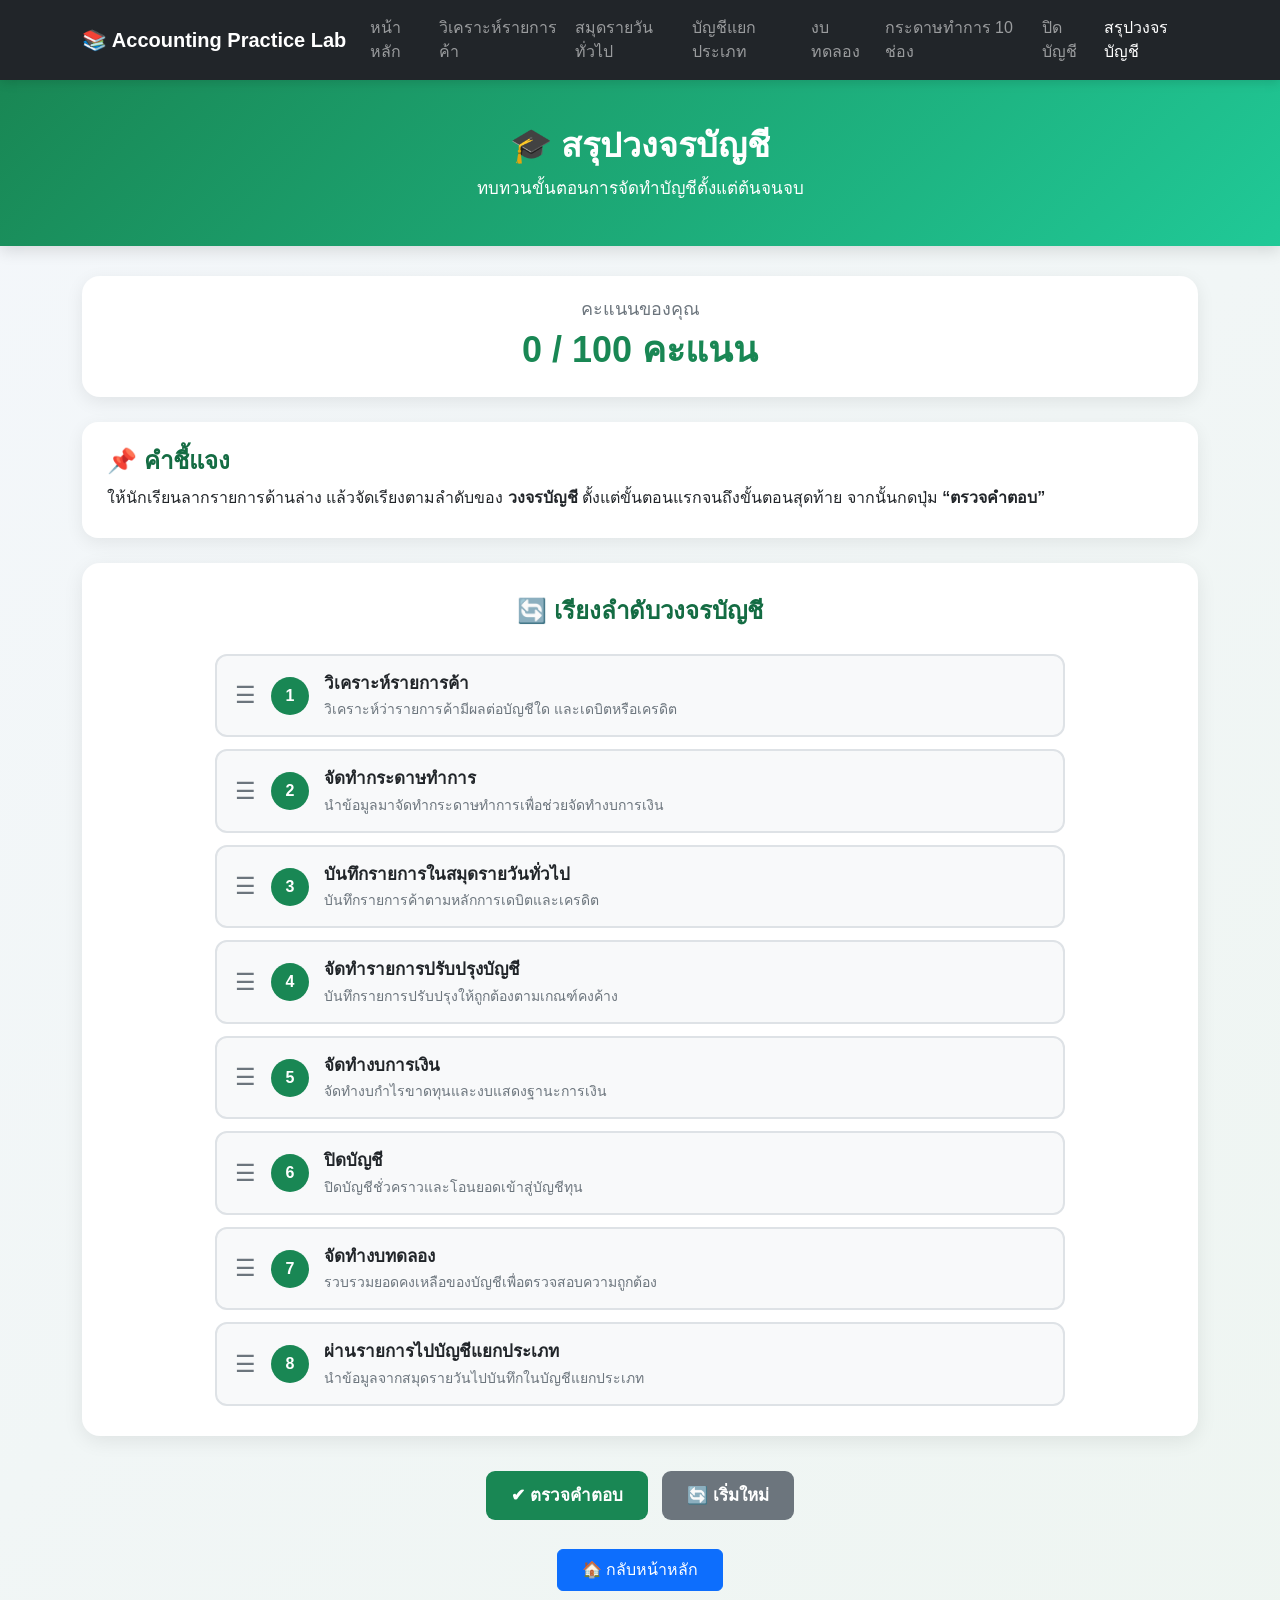
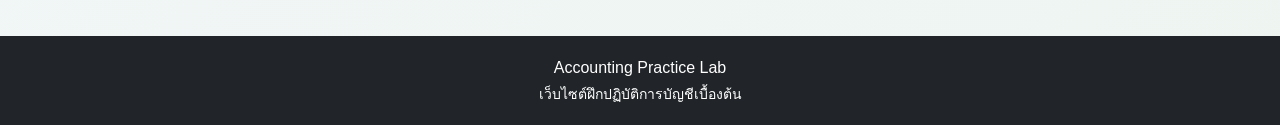
<file: summary.html>
<!DOCTYPE html>
<html lang="th">

<head>

    <meta charset="UTF-8">

    <meta name="viewport"
          content="width=device-width, initial-scale=1.0">

    <title>สรุปวงจรบัญชี | Accounting Practice Lab</title>

    <link
        href="https://cdn.jsdelivr.net/npm/bootstrap@5.3.7/dist/css/bootstrap.min.css"
        rel="stylesheet">


    <style>

        /* =====================================================
           พื้นฐาน
        ===================================================== */

        body {

            font-family:
                Tahoma,
                "Noto Sans Thai",
                sans-serif;

            background:
                linear-gradient(
                    135deg,
                    #f4f7fb,
                    #eef5f1
                );

            color: #212529;

            min-height: 100vh;

        }


        /* =====================================================
           Navbar
        ===================================================== */

        .navbar {

            box-shadow:
                0 3px 10px
                rgba(0,0,0,.12);

        }


        .navbar-brand {

            font-weight: bold;

        }


        /* =====================================================
           Header
        ===================================================== */

        .page-header {

            background:
                linear-gradient(
                    135deg,
                    #198754,
                    #20c997
                );

            color: white;

            text-align: center;

            padding: 45px 20px;

            box-shadow:
                0 5px 15px
                rgba(0,0,0,.12);

        }


        .page-header h1 {

            font-size: 34px;

            font-weight: bold;

            margin-bottom: 10px;

        }


        .page-header p {

            margin: 0;

            font-size: 17px;

        }


        /* =====================================================
           คะแนน
        ===================================================== */

        .score-box {

            background: white;

            border-radius: 18px;

            padding: 20px;

            text-align: center;

            margin-top: 30px;

            margin-bottom: 25px;

            box-shadow:
                0 5px 18px
                rgba(0,0,0,.08);

        }


        .score-label {

            color: #6c757d;

            font-size: 18px;

        }


        #scoreDisplay {

            font-size: 36px;

            font-weight: bold;

            color: #198754;

        }


        /* =====================================================
           กล่องคำแนะนำ
        ===================================================== */

        .instruction-box {

            background: white;

            border-radius: 16px;

            padding: 25px;

            margin-bottom: 25px;

            box-shadow:
                0 5px 18px
                rgba(0,0,0,.07);

        }


        .instruction-box h4 {

            color: #146c43;

            font-weight: bold;

        }


        .instruction-box p {

            margin-bottom: 0;

            line-height: 1.8;

        }


        /* =====================================================
           กล่องวงจรบัญชี
        ===================================================== */

        .cycle-box {

            background: white;

            border-radius: 18px;

            padding: 30px;

            margin-bottom: 25px;

            box-shadow:
                0 5px 20px
                rgba(0,0,0,.08);

        }


        .cycle-title {

            text-align: center;

            font-size: 24px;

            font-weight: bold;

            color: #146c43;

            margin-bottom: 25px;

        }


        /* =====================================================
           รายการที่ลาก
        ===================================================== */

        .step-list {

            display: flex;

            flex-direction: column;

            gap: 12px;

            max-width: 850px;

            margin: auto;

        }


        .step-item {

            background: #f8f9fa;

            border:
                2px solid #dee2e6;

            border-radius: 12px;

            padding: 15px 18px;

            display: flex;

            align-items: center;

            gap: 15px;

            cursor: grab;

            transition:
                .2s ease;

            user-select: none;

        }


        .step-item:hover {

            transform:
                translateX(5px);

            box-shadow:
                0 5px 15px
                rgba(0,0,0,.08);

        }


        .step-item:active {

            cursor: grabbing;

        }


        .drag-icon {

            font-size: 23px;

            color: #6c757d;

        }


        .step-number {

            width: 38px;

            height: 38px;

            border-radius: 50%;

            background: #198754;

            color: white;

            display: flex;

            align-items: center;

            justify-content: center;

            font-weight: bold;

            flex-shrink: 0;

        }


        .step-text {

            font-size: 17px;

            font-weight: 600;

        }


        .step-description {

            display: block;

            font-size: 14px;

            color: #6c757d;

            font-weight: normal;

            margin-top: 3px;

        }


        /* =====================================================
           สีเมื่อถูกตรวจ
        ===================================================== */

        .correct {

            background:
                #d1e7dd !important;

            border-color:
                #198754 !important;

        }


        .incorrect {

            background:
                #f8d7da !important;

            border-color:
                #dc3545 !important;

        }


        /* =====================================================
           กล่องผลคะแนน
        ===================================================== */

        #resultBox {

            display: none;

            padding: 22px;

            border-radius: 15px;

            text-align: center;

            font-size: 19px;

            font-weight: bold;

            margin: 25px 0;

        }


        .result-success {

            display: block !important;

            background: #d1e7dd;

            color: #0f5132;

            border:
                1px solid #badbcc;

        }


        .result-warning {

            display: block !important;

            background: #fff3cd;

            color: #664d03;

            border:
                1px solid #ffecb5;

        }


        /* =====================================================
           ขั้นตอนที่ถูกต้อง
        ===================================================== */

        .correct-cycle {

            background: white;

            border-radius: 18px;

            padding: 30px;

            margin-bottom: 30px;

            box-shadow:
                0 5px 20px
                rgba(0,0,0,.08);

        }


        .correct-cycle h4 {

            text-align: center;

            color: #146c43;

            font-weight: bold;

            margin-bottom: 25px;

        }


        .correct-step {

            padding: 13px 18px;

            margin-bottom: 10px;

            background: #f8f9fa;

            border-radius: 10px;

            border-left:
                5px solid #198754;

        }


        .correct-step strong {

            color: #198754;

        }


        /* =====================================================
           ปุ่ม
        ===================================================== */

        .button-area {

            text-align: center;

            margin:
                30px 0 45px;

        }


        .action-btn {

            border: none;

            border-radius: 9px;

            padding:
                12px 25px;

            margin: 5px;

            font-size: 17px;

            font-weight: bold;

            text-decoration: none;

            display: inline-block;

            cursor: pointer;

            transition: .2s ease;

        }


        .action-btn:hover {

            transform:
                translateY(-2px);

        }


        .check-btn {

            background: #198754;

            color: white;

        }


        .reset-btn {

            background: #6c757d;

            color: white;

        }


        .home-btn {

            background: #212529;

            color: white;

        }


        /* =====================================================
           Footer
        ===================================================== */

        footer {

            background: #212529;

            color: white;

            text-align: center;

            padding: 20px;

        }


        footer p {

            margin: 0;

        }


        /* =====================================================
           มือถือ
        ===================================================== */

        @media (max-width: 768px) {

            .page-header h1 {

                font-size: 27px;

            }


            .cycle-box,
            .correct-cycle,
            .instruction-box {

                padding: 20px;

            }


            .step-text {

                font-size: 15px;

            }

        }

    </style>

</head>


<body>


<!-- =====================================================
     NAVBAR
===================================================== -->

<nav class="navbar navbar-expand-lg navbar-dark bg-dark">

    <div class="container">

        <a
            class="navbar-brand"
            href="../index.html">

            📚 Accounting Practice Lab

        </a>


        <button
            class="navbar-toggler"
            type="button"
            data-bs-toggle="collapse"
            data-bs-target="#menu">

            <span class="navbar-toggler-icon"></span>

        </button>


        <div
            class="collapse navbar-collapse"
            id="menu">

            <ul class="navbar-nav ms-auto">


                <li class="nav-item">

                    <a
                        class="nav-link"
                        href="../index.html">

                        หน้าหลัก

                    </a>

                </li>


                <li class="nav-item">

                    <a
                        class="nav-link"
                        href="analyze.html">

                        วิเคราะห์รายการค้า

                    </a>

                </li>


                <li class="nav-item">

                    <a
                        class="nav-link"
                        href="journal.html">

                        สมุดรายวันทั่วไป

                    </a>

                </li>


                <li class="nav-item">

                    <a
                        class="nav-link"
                        href="ledger.html">

                        บัญชีแยกประเภท

                    </a>

                </li>


                <li class="nav-item">

                    <a
                        class="nav-link"
                        href="trial-balance.html">

                        งบทดลอง

                    </a>

                </li>


                <li class="nav-item">

                    <a
                        class="nav-link"
                        href="worksheet-10.html">

                        กระดาษทำการ 10 ช่อง

                    </a>

                </li>


                <li class="nav-item">

                    <a
                        class="nav-link"
                        href="closing.html">

                        ปิดบัญชี

                    </a>

                </li>


                <li class="nav-item">

                    <a
                        class="nav-link active"
                        href="summary.html">

                        สรุปวงจรบัญชี

                    </a>

                </li>


            </ul>

        </div>

    </div>

</nav>



<!-- =====================================================
     HEADER
===================================================== -->

<header class="page-header">

    <h1>
        🎓 สรุปวงจรบัญชี
    </h1>

    <p>
        ทบทวนขั้นตอนการจัดทำบัญชีตั้งแต่ต้นจนจบ
    </p>

</header>



<main class="container">


    <!-- =================================================
         คะแนน
    ================================================== -->

    <div class="score-box">

        <div class="score-label">

            คะแนนของคุณ

        </div>


        <div id="scoreDisplay">

            0 / 100 คะแนน

        </div>

    </div>



    <!-- =================================================
         คำแนะนำ
    ================================================== -->

    <div class="instruction-box">

        <h4>
            📌 คำชี้แจง
        </h4>

        <p>

            ให้นักเรียนลากรายการด้านล่าง
            แล้วจัดเรียงตามลำดับของ
            <strong>วงจรบัญชี</strong>
            ตั้งแต่ขั้นตอนแรกจนถึงขั้นตอนสุดท้าย
            จากนั้นกดปุ่ม
            <strong>“ตรวจคำตอบ”</strong>

        </p>

    </div>



    <!-- =================================================
         แบบฝึกหัด
    ================================================== -->

    <div class="cycle-box">

        <div class="cycle-title">

            🔄 เรียงลำดับวงจรบัญชี

        </div>


        <div
            class="step-list"
            id="stepList">


            <!-- รายการจะถูกสร้างด้วย JavaScript -->


        </div>

    </div>



    <!-- =================================================
         ผลคะแนน
    ================================================== -->

    <div id="resultBox"></div>



    <!-- =================================================
         ลำดับที่ถูกต้อง
    ================================================== -->

    <div
        class="correct-cycle"
        id="correctCycle"
        style="display:none;">

        <h4>
            📚 ลำดับวงจรบัญชีที่ถูกต้อง
        </h4>


        <div class="correct-step">

            <strong>1.</strong>
            วิเคราะห์รายการค้า

        </div>


        <div class="correct-step">

            <strong>2.</strong>
            บันทึกรายการในสมุดรายวันทั่วไป

        </div>


        <div class="correct-step">

            <strong>3.</strong>
            ผ่านรายการไปบัญชีแยกประเภท

        </div>


        <div class="correct-step">

            <strong>4.</strong>
            จัดทำงบทดลอง

        </div>


        <div class="correct-step">

            <strong>5.</strong>
            จัดทำรายการปรับปรุงบัญชี

        </div>


        <div class="correct-step">

            <strong>6.</strong>
            จัดทำกระดาษทำการ

        </div>


        <div class="correct-step">

            <strong>7.</strong>
            จัดทำงบการเงิน

        </div>


        <div class="correct-step">

            <strong>8.</strong>
            ปิดบัญชี

        </div>

    </div>



    <!-- =================================================
         ปุ่ม
    ================================================== -->

    <div class="button-area">


        <button
            type="button"
            class="action-btn check-btn"
            onclick="checkAnswer()">

            ✔ ตรวจคำตอบ

        </button>


        <button
            type="button"
            class="action-btn reset-btn"
            onclick="resetAnswer()">

            🔄 เริ่มใหม่

        </button>

<div class="container text-center mt-4 mb-3">
    <a href="index.html" class="btn btn-primary px-4 py-2">
        🏠 กลับหน้าหลัก
    </a>
</div>


</main>



<!-- =====================================================
     FOOTER
===================================================== -->

<footer>

    <p>
        Accounting Practice Lab
    </p>

    <p class="small mt-1">

        เว็บไซต์ฝึกปฏิบัติการบัญชีเบื้องต้น

    </p>

</footer>



<script>

/* =====================================================
   ข้อมูลวงจรบัญชี
===================================================== */

const accountingSteps = [

    {
        id: 1,
        title: "วิเคราะห์รายการค้า",
        description:
            "วิเคราะห์ว่ารายการค้ามีผลต่อบัญชีใด และเดบิตหรือเครดิต"
    },

    {
        id: 2,
        title: "บันทึกรายการในสมุดรายวันทั่วไป",
        description:
            "บันทึกรายการค้าตามหลักการเดบิตและเครดิต"
    },

    {
        id: 3,
        title: "ผ่านรายการไปบัญชีแยกประเภท",
        description:
            "นำข้อมูลจากสมุดรายวันไปบันทึกในบัญชีแยกประเภท"
    },

    {
        id: 4,
        title: "จัดทำงบทดลอง",
        description:
            "รวบรวมยอดคงเหลือของบัญชีเพื่อตรวจสอบความถูกต้อง"
    },

    {
        id: 5,
        title: "จัดทำรายการปรับปรุงบัญชี",
        description:
            "บันทึกรายการปรับปรุงให้ถูกต้องตามเกณฑ์คงค้าง"
    },

    {
        id: 6,
        title: "จัดทำกระดาษทำการ",
        description:
            "นำข้อมูลมาจัดทำกระดาษทำการเพื่อช่วยจัดทำงบการเงิน"
    },

    {
        id: 7,
        title: "จัดทำงบการเงิน",
        description:
            "จัดทำงบกำไรขาดทุนและงบแสดงฐานะการเงิน"
    },

    {
        id: 8,
        title: "ปิดบัญชี",
        description:
            "ปิดบัญชีชั่วคราวและโอนยอดเข้าสู่บัญชีทุน"
    }

];


/* =====================================================
   ตัวแปร
===================================================== */

let draggedItem = null;


/* =====================================================
   สร้างรายการแบบสุ่ม
===================================================== */

function createSteps() {


    const list =
        document.getElementById(
            "stepList"
        );


    list.innerHTML = "";


    /*
       สร้างสำเนาข้อมูล
       แล้วสุ่มลำดับ
    */

    const shuffled =
        [...accountingSteps]
            .sort(
                () =>
                    Math.random() - 0.5
            );


    shuffled.forEach(
        function(step) {


            const item =
                document.createElement(
                    "div"
                );


            item.className =
                "step-item";


            item.draggable =
                true;


            item.dataset.id =
                step.id;


            item.innerHTML = `

                <div class="drag-icon">
                    ☰
                </div>

                <div class="step-number">
                    ?
                </div>

                <div>

                    <div class="step-text">
                        ${step.title}
                    </div>

                    <span class="step-description">
                        ${step.description}
                    </span>

                </div>

            `;


            /*
               เริ่มลาก
            */

            item.addEventListener(
                "dragstart",
                function() {

                    draggedItem =
                        item;

                    item.style.opacity =
                        "0.5";

                }
            );


            /*
               หยุดลาก
            */

            item.addEventListener(
                "dragend",
                function() {

                    item.style.opacity =
                        "1";

                    draggedItem =
                        null;

                }
            );


            /*
               วางเหนือรายการ
            */

            item.addEventListener(
                "dragover",
                function(event) {

                    event.preventDefault();

                }
            );


            item.addEventListener(
                "drop",
                function(event) {

                    event.preventDefault();


                    if (
                        draggedItem &&
                        draggedItem !== item
                    ) {


                        const rect =
                            item.getBoundingClientRect();


                        const middle =
                            rect.top +
                            rect.height / 2;


                        if (
                            event.clientY <
                            middle
                        ) {

                            item.parentNode.insertBefore(
                                draggedItem,
                                item
                            );

                        }

                        else {

                            item.parentNode.insertBefore(
                                draggedItem,
                                item.nextSibling
                            );

                        }


                        updateNumbers();

                    }

                }
            );


            list.appendChild(
                item
            );

        }
    );


    updateNumbers();

}


/* =====================================================
   แสดงหมายเลขลำดับ
===================================================== */

function updateNumbers() {


    const items =
        document.querySelectorAll(
            ".step-item"
        );


    items.forEach(
        function(item, index) {


            const number =
                item.querySelector(
                    ".step-number"
                );


            number.textContent =
                index + 1;


        }
    );

}


/* =====================================================
   ตรวจคำตอบ
===================================================== */

function checkAnswer() {


    const items =
        document.querySelectorAll(
            ".step-item"
        );


    let correct =
        0;


    /*
       ตรวจทีละตำแหน่ง
    */

    items.forEach(
        function(item, index) {


            const studentId =
                parseInt(
                    item.dataset.id
                );


            const correctId =
                index + 1;


            item.classList.remove(
                "correct"
            );


            item.classList.remove(
                "incorrect"
            );


            if (
                studentId ===
                correctId
            ) {


                item.classList.add(
                    "correct"
                );


                correct++;

            }

            else {


                item.classList.add(
                    "incorrect"
                );

            }

        }
    );


    /*
       คำนวณคะแนน
    */

    const score =
        Math.round(
            (
                correct /
                accountingSteps.length
            ) * 100
        );


    /*
       แสดงคะแนน
    */

    document.getElementById(
        "scoreDisplay"
    ).textContent =

        score +
        " / 100 คะแนน";


    /*
       บันทึกคะแนน
    */

    localStorage.setItem(
        "summaryScore",
        score
    );


    localStorage.setItem(
        "summaryChecked",
        "true"
    );


    /*
       แสดงผล
    */

    const resultBox =
        document.getElementById(
            "resultBox"
        );


    resultBox.classList.remove(
        "result-success"
    );


    resultBox.classList.remove(
        "result-warning"
    );


    if (
        score === 100
    ) {


        resultBox.classList.add(
            "result-success"
        );


        resultBox.innerHTML =

            "🎉 ยอดเยี่ยมมากค่ะ! " +
            "เรียงลำดับวงจรบัญชีถูกต้องทั้งหมด " +
            "<br>" +
            "ได้คะแนนเต็ม 100 / 100 คะแนน";


        document.getElementById(
            "correctCycle"
        ).style.display =
            "block";


    }

    else {


        resultBox.classList.add(
            "result-warning"
        );


        resultBox.innerHTML =

            "📚 คุณได้คะแนน " +
            score +
            " / 100 คะแนน" +
            "<br>" +
            "รายการที่เป็นสีเขียวคือขั้นตอนที่วางถูกตำแหน่ง " +
            "ส่วนสีแดงคือขั้นตอนที่ต้องแก้ไขค่ะ";


        document.getElementById(
            "correctCycle"
        ).style.display =
            "none";

    }


    resultBox.style.display =
        "block";


    resultBox.scrollIntoView({

        behavior:
            "smooth",

        block:
            "center"

    });

}


/* =====================================================
   ล้างคำตอบ
===================================================== */

function resetAnswer() {


    const confirmReset =
        confirm(
            "ต้องการเริ่มทำแบบฝึกหัดใหม่หรือไม่?"
        );


    if (
        !confirmReset
    ) {

        return;

    }


    /*
       สร้างลำดับใหม่
    */

    createSteps();


    /*
       รีเซ็ตคะแนน
    */

    document.getElementById(
        "scoreDisplay"
    ).textContent =

        "0 / 100 คะแนน";


    /*
       ซ่อนผลตรวจ
    */

    const resultBox =
        document.getElementById(
            "resultBox"
        );


    resultBox.style.display =
        "none";


    resultBox.innerHTML =
        "";


    /*
       ซ่อนเฉลย
    */

    document.getElementById(
        "correctCycle"
    ).style.display =
        "none";


    /*
       ลบข้อมูลคะแนน
    */

    localStorage.removeItem(
        "summaryScore"
    );


    localStorage.removeItem(
        "summaryChecked"
    );

}


/* =====================================================
   โหลดคะแนนเดิม
===================================================== */

window.addEventListener(
    "load",
    function() {


        createSteps();


        const savedScore =
            localStorage.getItem(
                "summaryScore"
            );


        const checked =
            localStorage.getItem(
                "summaryChecked"
            );


        if (
            savedScore !== null &&
            checked === "true"
        ) {


            document.getElementById(
                "scoreDisplay"
            ).textContent =

                savedScore +
                " / 100 คะแนน";


        }

    }
);

</script>


<script
    src="https://cdn.jsdelivr.net/npm/bootstrap@5.3.7/dist/js/bootstrap.bundle.min.js">
</script>


</body>

</html>
</file>
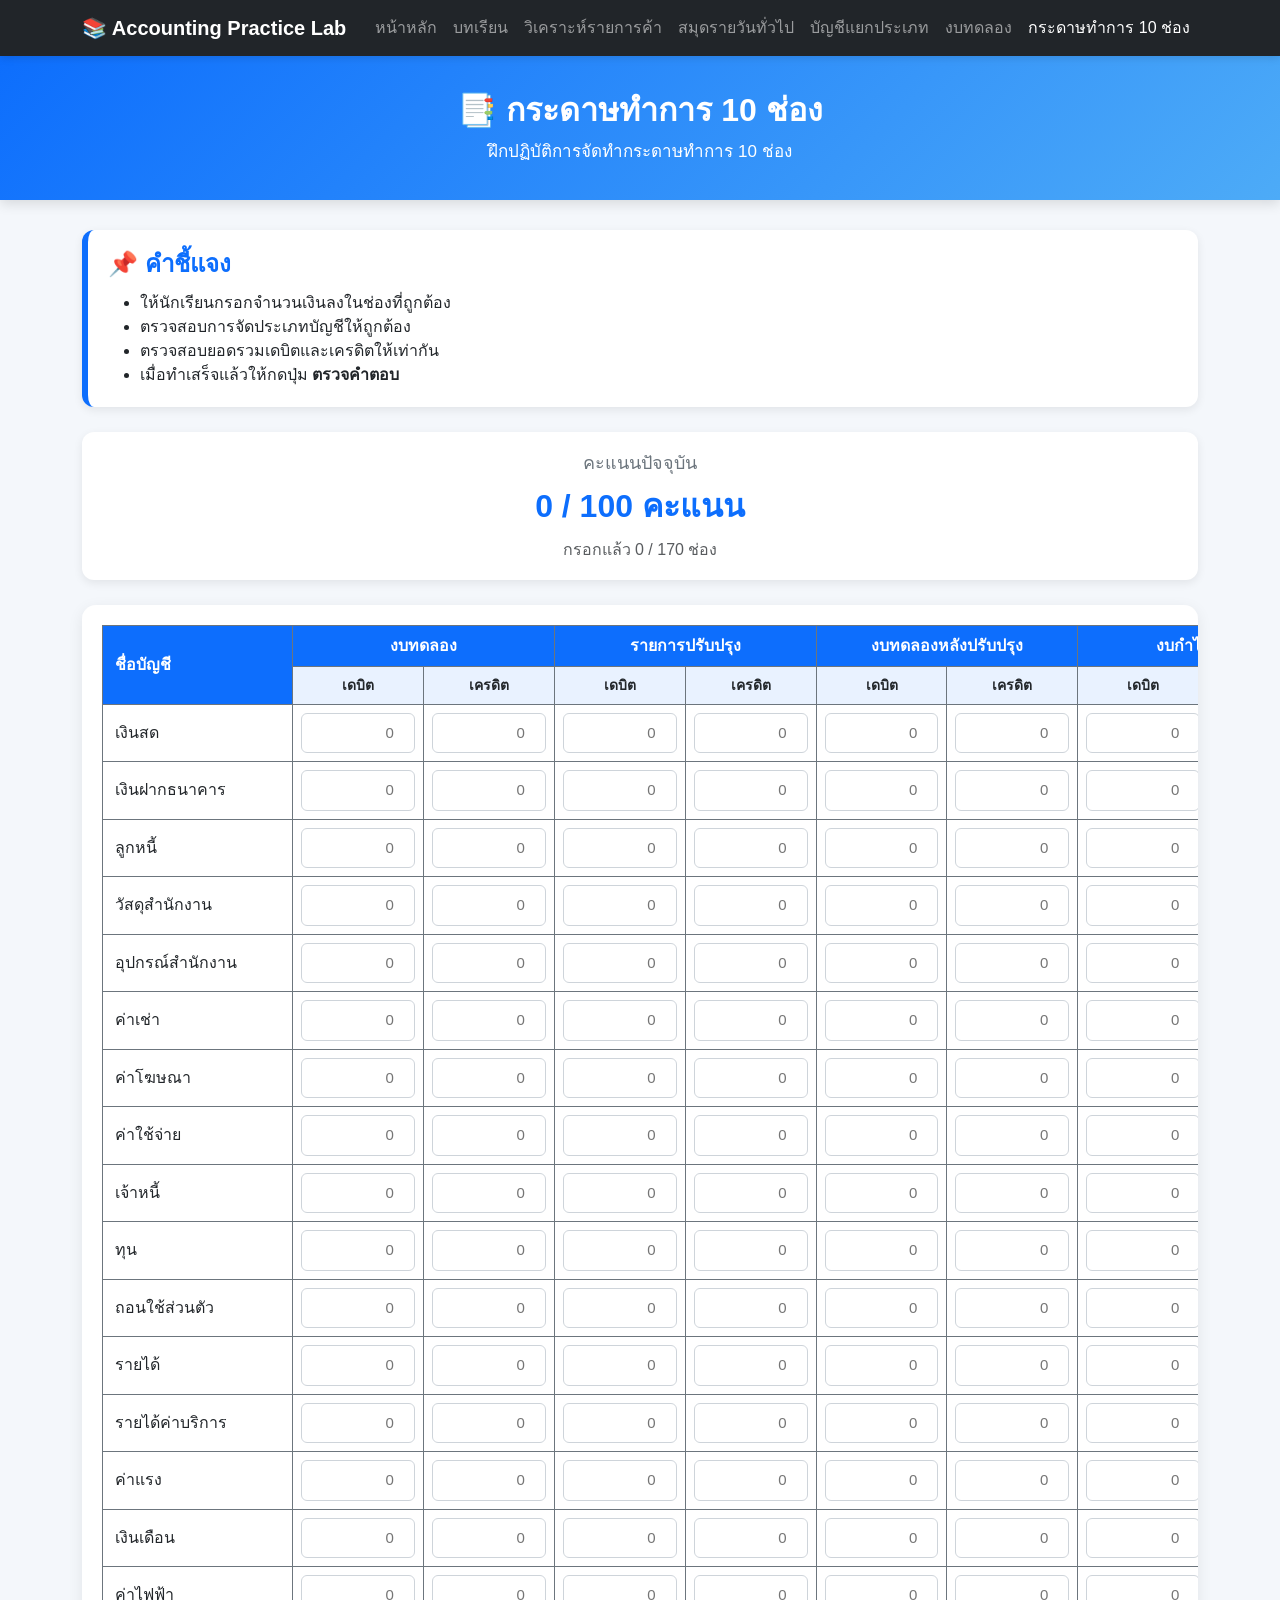
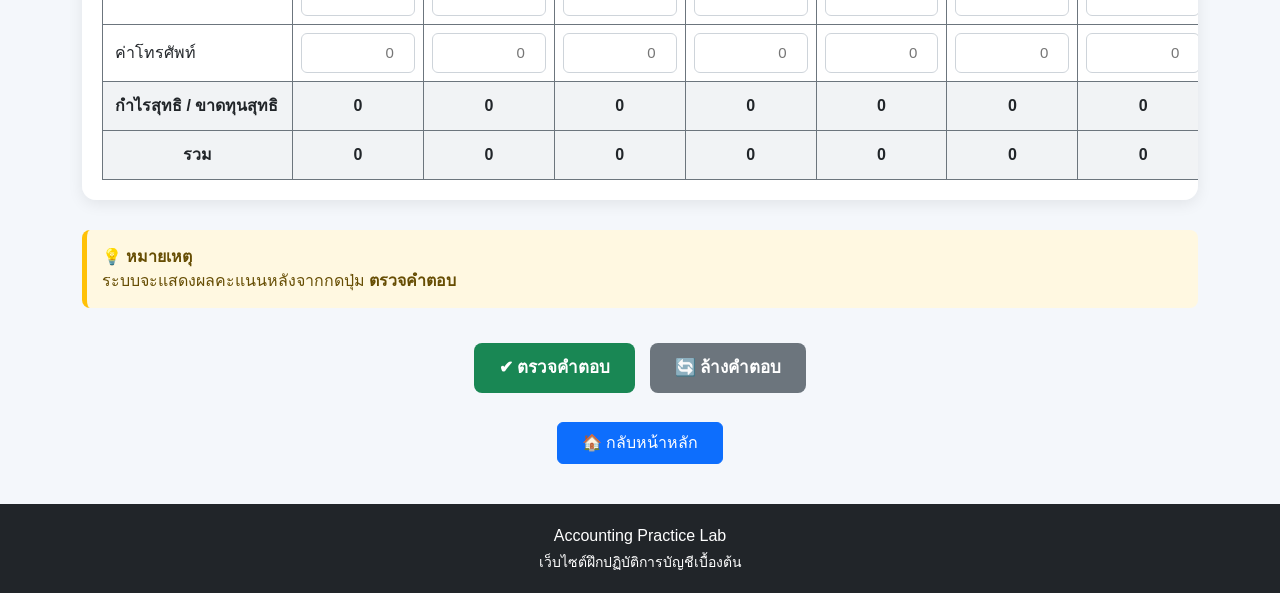
<file: worksheet-10.html>
<!DOCTYPE html>
<html lang="th">

<head>

    <meta charset="UTF-8">

    <meta name="viewport"
          content="width=device-width, initial-scale=1.0">

    <title>กระดาษทำการ 10 ช่อง | Accounting Practice Lab</title>

    <!-- Bootstrap 5 -->
    <link
        href="https://cdn.jsdelivr.net/npm/bootstrap@5.3.7/dist/css/bootstrap.min.css"
        rel="stylesheet">

    <style>

        /* ==============================
           พื้นฐานของเว็บไซต์
        ============================== */

        body {
            font-family: Tahoma, "Noto Sans Thai", sans-serif;
            background-color: #f4f7fb;
            color: #212529;
            margin: 0;
            padding: 0;
        }


        /* ==============================
           Navbar
        ============================== */

        .navbar {
            box-shadow: 0 2px 8px rgba(0, 0, 0, 0.12);
        }

        .navbar-brand {
            font-weight: bold;
            font-size: 20px;
        }


        /* ==============================
           Header
        ============================== */

        .page-header {
            background: linear-gradient(
                135deg,
                #0d6efd,
                #4dabf7
            );

            color: white;

            padding: 35px 20px;

            text-align: center;

            box-shadow:
                0 4px 12px rgba(0, 0, 0, 0.12);

            margin-bottom: 30px;
        }

        .page-header h1 {
            font-size: 32px;
            font-weight: bold;
            margin-bottom: 10px;
        }

        .page-header p {
            margin-bottom: 0;
            font-size: 17px;
        }


        /* ==============================
           กล่องคำชี้แจง
        ============================== */

        .instruction-box {
            background: white;

            border-left: 6px solid #0d6efd;

            border-radius: 12px;

            padding: 20px;

            margin-bottom: 25px;

            box-shadow:
                0 3px 10px rgba(0, 0, 0, 0.08);
        }

        .instruction-box h4 {
            color: #0d6efd;
            font-weight: bold;
            margin-bottom: 12px;
        }

        .instruction-box ul {
            margin-bottom: 0;
        }


        /* ==============================
           กล่องคะแนน
        ============================== */

        .score-box {

            background: white;

            border-radius: 12px;

            padding: 18px;

            margin-bottom: 25px;

            text-align: center;

            box-shadow:
                0 3px 10px rgba(0, 0, 0, 0.08);

        }

        .score-title {
            font-size: 18px;
            color: #6c757d;
            margin-bottom: 5px;
        }

        #scoreDisplay {

            font-size: 32px;

            font-weight: bold;

            color: #0d6efd;

        }


        /* ==============================
           กล่องตาราง
        ============================== */

        .worksheet-container {

            background: white;

            border-radius: 14px;

            padding: 20px;

            box-shadow:
                0 4px 15px rgba(0, 0, 0, 0.08);

            margin-bottom: 30px;

            overflow-x: auto;

        }


        /* ==============================
           ตารางกระดาษทำการ
        ============================== */

        .worksheet-table {

            width: 100%;

            min-width: 1500px;

            border-collapse: collapse;

            table-layout: fixed;

        }


        .worksheet-table th,
        .worksheet-table td {

            border: 1px solid #6c757d;

            text-align: center;

            vertical-align: middle;

            padding: 8px;

        }


        /* หัวตาราง */

        .worksheet-table thead th {

            background-color: #e9f2ff;

            color: #212529;

            font-weight: bold;

            font-size: 14px;

        }


        /* หัวข้อหลักของตาราง */

        .worksheet-table .main-header {

            background-color: #0d6efd;

            color: white;

            font-size: 16px;

        }


        /* คอลัมน์ชื่อบัญชี */

        .account-column {

            width: 190px;

            min-width: 190px;

            text-align: left !important;

            padding-left: 12px !important;

            font-weight: 500;

        }


        /* ช่องจำนวนเงิน */

        .amount-column {

            width: 120px;

            min-width: 120px;

        }


        /* ช่องกรอก */

        .amount-input {

            width: 100%;

            min-width: 95px;

            padding: 8px 5px;

            text-align: right;

            border: 1px solid #ced4da;

            border-radius: 6px;

            font-size: 15px;

            background-color: #fff;

        }


        .amount-input:focus {

            outline: none;

            border-color: #0d6efd;

            box-shadow:
                0 0 0 3px rgba(13, 110, 253, 0.15);

        }


        /* ช่องที่ถูกต้อง */

        .correct {

            background-color: #d1e7dd !important;

            border-color: #198754 !important;

        }


        /* ช่องที่ผิด */

        .incorrect {

            background-color: #f8d7da !important;

            border-color: #dc3545 !important;

        }


        /* แถวรวม */

        .total-row {

            background-color: #f1f3f5;

            font-weight: bold;

        }


        .total-row td {

            padding-top: 12px;

            padding-bottom: 12px;

        }


        /* ==============================
           ปุ่ม
        ============================== */

        .button-area {

            text-align: center;

            margin: 30px 0;

        }


        .action-btn {

            border: none;

            border-radius: 8px;

            padding: 12px 25px;

            margin: 5px;

            font-size: 17px;

            font-weight: bold;

            cursor: pointer;

            transition: 0.2s;

        }


        .action-btn:hover {

            transform: translateY(-2px);

        }


        .check-btn {

            background-color: #198754;

            color: white;

        }


        .reset-btn {

            background-color: #6c757d;

            color: white;

        }


        .home-btn {

            background-color: #212529;

            color: white;

        }


        /* ==============================
           กล่องผลตรวจ
        ============================== */

        #resultBox {

            display: none;

            border-radius: 12px;

            padding: 20px;

            margin: 20px 0;

            text-align: center;

            font-size: 20px;

            font-weight: bold;

        }


        .result-success {

            display: block !important;

            background-color: #d1e7dd;

            color: #0f5132;

            border: 1px solid #badbcc;

        }


        .result-warning {

            display: block !important;

            background-color: #fff3cd;

            color: #664d03;

            border: 1px solid #ffecb5;

        }


        /* ==============================
           หมายเหตุ
        ============================== */

        .note-box {

            background-color: #fff8e1;

            border-left: 5px solid #ffc107;

            border-radius: 8px;

            padding: 15px;

            margin-top: 20px;

            color: #664d03;

        }


        /* ==============================
           Footer
        ============================== */

        footer {

            background-color: #212529;

            color: white;

            text-align: center;

            padding: 20px;

            margin-top: 40px;

        }


        footer p {

            margin: 0;

        }


        /* ==============================
           Responsive
        ============================== */

        @media (max-width: 768px) {

            .page-header h1 {

                font-size: 25px;

            }

            .page-header p {

                font-size: 15px;

            }

            .worksheet-container {

                padding: 10px;

            }

            .instruction-box {

                padding: 15px;

            }

        }

    </style>

</head>


<body>


    <!-- ==============================
         NAVBAR
    ============================== -->

    <nav class="navbar navbar-expand-lg navbar-dark bg-dark">

        <div class="container">

            <a
                class="navbar-brand"
                href="../index.html">

                📚 Accounting Practice Lab

            </a>


            <button
                class="navbar-toggler"
                type="button"
                data-bs-toggle="collapse"
                data-bs-target="#menu">

                <span class="navbar-toggler-icon"></span>

            </button>


            <div
                class="collapse navbar-collapse"
                id="menu">

                <ul class="navbar-nav ms-auto">

                    <li class="nav-item">

                        <a
                            class="nav-link"
                            href="../index.html">

                            หน้าหลัก

                        </a>

                    </li>


                    <li class="nav-item">

                        <a
                            class="nav-link"
                            href="lesson.html">

                            บทเรียน

                        </a>

                    </li>


                    <li class="nav-item">

                        <a
                            class="nav-link"
                            href="analyze.html">

                            วิเคราะห์รายการค้า

                        </a>

                    </li>


                    <li class="nav-item">

                        <a
                            class="nav-link"
                            href="journal.html">

                            สมุดรายวันทั่วไป

                        </a>

                    </li>


                    <li class="nav-item">

                        <a
                            class="nav-link"
                            href="ledger.html">

                            บัญชีแยกประเภท

                        </a>

                    </li>


                    <li class="nav-item">

                        <a
                            class="nav-link"
                            href="trial-balance.html">

                            งบทดลอง

                        </a>

                    </li>


                    <li class="nav-item">

                        <a
                            class="nav-link active"
                            href="worksheet-10.html">

                            กระดาษทำการ 10 ช่อง

                        </a>

                    </li>

                </ul>

            </div>

        </div>

    </nav>



    <!-- ==============================
         HEADER
    ============================== -->

    <header class="page-header">

        <h1>
            📑 กระดาษทำการ 10 ช่อง
        </h1>

        <p>
            ฝึกปฏิบัติการจัดทำกระดาษทำการ 10 ช่อง
        </p>

    </header>



    <main class="container">


        <!-- ==============================
             คำชี้แจง
        ============================== -->

        <div class="instruction-box">

            <h4>
                📌 คำชี้แจง
            </h4>

            <ul>

                <li>
                    ให้นักเรียนกรอกจำนวนเงินลงในช่องที่ถูกต้อง
                </li>

                <li>
                    ตรวจสอบการจัดประเภทบัญชีให้ถูกต้อง
                </li>

                <li>
                    ตรวจสอบยอดรวมเดบิตและเครดิตให้เท่ากัน
                </li>

                <li>
                    เมื่อทำเสร็จแล้วให้กดปุ่ม
                    <strong>ตรวจคำตอบ</strong>
                </li>

            </ul>

        </div>



        <!-- ==============================
             คะแนน
        ============================== -->

        <div class="score-box">

            <div class="score-title">
                คะแนนปัจจุบัน
            </div>

            <div id="scoreDisplay">
                0 / 100 คะแนน
            </div>

        </div>



        <!-- ==============================
             ตาราง
        ============================== -->

        <div class="worksheet-container">


            <table
                class="worksheet-table"
                id="worksheetTable">


                <thead>


                    <!-- แถวหัวข้อหลัก -->

                    <tr>

                        <th
                            rowspan="2"
                            class="main-header account-column">

                            ชื่อบัญชี

                        </th>


                        <th
                            colspan="2"
                            class="main-header">

                            งบทดลอง

                        </th>


                        <th
                            colspan="2"
                            class="main-header">

                            รายการปรับปรุง

                        </th>


                        <th
                            colspan="2"
                            class="main-header">

                            งบทดลองหลังปรับปรุง

                        </th>


                        <th
                            colspan="2"
                            class="main-header">

                            งบกำไรขาดทุน

                        </th>


                        <th
                            colspan="2"
                            class="main-header">

                            งบแสดงฐานะการเงิน

                        </th>

                    </tr>


                    <!-- แถวเดบิต / เครดิต -->

                    <tr>


                        <th class="amount-column">
                            เดบิต
                        </th>

                        <th class="amount-column">
                            เครดิต
                        </th>


                        <th class="amount-column">
                            เดบิต
                        </th>

                        <th class="amount-column">
                            เครดิต
                        </th>


                        <th class="amount-column">
                            เดบิต
                        </th>

                        <th class="amount-column">
                            เครดิต
                        </th>


                        <th class="amount-column">
                            เดบิต
                        </th>

                        <th class="amount-column">
                            เครดิต
                        </th>


                        <th class="amount-column">
                            เดบิต
                        </th>

                        <th class="amount-column">
                            เครดิต
                        </th>


                    </tr>

                </thead>


                <tbody id="worksheetBody">


                    <!--
                        ตอนที่ 2 จะสร้างแถวบัญชี
                        และช่องกรอกข้อมูลตรงนี้
                    -->


                    <tr>

                        <td
                            colspan="11"
                            class="text-center text-muted py-5">

                            กำลังเตรียมข้อมูลกระดาษทำการ...

                        </td>

                    </tr>


                </tbody>


                <tfoot>


                    <tr class="total-row">


                        <td>
                            รวม
                        </td>


                        <td>
                            <span id="totalTBDr">
                                0
                            </span>
                        </td>


                        <td>
                            <span id="totalTBCr">
                                0
                            </span>
                        </td>


                        <td>
                            <span id="totalAdjDr">
                                0
                            </span>
                        </td>


                        <td>
                            <span id="totalAdjCr">
                                0
                            </span>
                        </td>


                        <td>
                            <span id="totalAfterDr">
                                0
                            </span>
                        </td>


                        <td>
                            <span id="totalAfterCr">
                                0
                            </span>
                        </td>


                        <td>
                            <span id="totalPLDr">
                                0
                            </span>
                        </td>


                        <td>
                            <span id="totalPLCr">
                                0
                            </span>
                        </td>


                        <td>
                            <span id="totalBSDr">
                                0
                            </span>
                        </td>


                        <td>
                            <span id="totalBSCr">
                                0
                            </span>
                        </td>


                    </tr>


                </tfoot>


            </table>


        </div>



        <!-- ==============================
             หมายเหตุ
        ============================== -->

        <div class="note-box">

            <strong>💡 หมายเหตุ</strong>

            <br>

            ระบบจะแสดงผลคะแนนหลังจากกดปุ่ม
            <strong>ตรวจคำตอบ</strong>

        </div>



        <!-- ==============================
             ผลการตรวจ
        ============================== -->

        <div
            id="resultBox">

        </div>



        <!-- ==============================
             ปุ่ม
        ============================== -->

        <div class="button-area">


            <button
                type="button"
                class="action-btn check-btn"
                onclick="checkWorksheet()">

                ✔ ตรวจคำตอบ

            </button>


            <button
                type="button"
                class="action-btn reset-btn"
                onclick="resetWorksheet()">

                🔄 ล้างคำตอบ

            </button>
<div class="container text-center mt-4 mb-3">
    <a href="index.html" class="btn btn-primary px-4 py-2">
        🏠 กลับหน้าหลัก
    </a>
</div>


    </main>



    <!-- ==============================
         FOOTER
    ============================== -->

    <footer>

        <p>
            Accounting Practice Lab
        </p>

        <p class="small mt-1">
            เว็บไซต์ฝึกปฏิบัติการบัญชีเบื้องต้น
        </p>

    </footer>



    <!-- Bootstrap JavaScript -->

    <script
        src="https://cdn.jsdelivr.net/npm/bootstrap@5.3.7/dist/js/bootstrap.bundle.min.js">
    </script>



    <!--
    ==========================================================
    ตอนที่ 2 จะเริ่มต่อจากตรงนี้
    ==========================================================

    เราจะใส่ JavaScript สำหรับ

    1. รายการบัญชี
    2. สร้างช่องกรอกข้อมูล
    3. ดึงข้อมูลจากงบทดลอง
    4. สร้างรายการปรับปรุง
    5. คำนวณงบทดลองหลังปรับปรุง
    6. คำนวณงบกำไรขาดทุน
    7. คำนวณงบแสดงฐานะการเงิน

    ==========================================================
    -->
<script>

/* =========================================================
   ข้อมูลบัญชีสำหรับกระดาษทำการ
   ========================================================= */

const accountList = [

    "เงินสด",
    "เงินฝากธนาคาร",
    "ลูกหนี้",
    "วัสดุสำนักงาน",
    "อุปกรณ์สำนักงาน",
    "ค่าเช่า",
    "ค่าโฆษณา",
    "ค่าใช้จ่าย",
    "เจ้าหนี้",
    "ทุน",
    "ถอนใช้ส่วนตัว",
    "รายได้",
    "รายได้ค่าบริการ",
    "ค่าแรง",
    "เงินเดือน",
    "ค่าไฟฟ้า",
    "ค่าโทรศัพท์"

];


/* =========================================================
   ข้อมูลกระดาษทำการ
   ========================================================= */

let worksheetData = {};


/* =========================================================
   รายการช่องทั้งหมด 10 ช่อง
   ========================================================= */

const columnNames = [

    "tbDr",
    "tbCr",

    "adjDr",
    "adjCr",

    "afterDr",
    "afterCr",

    "plDr",
    "plCr",

    "bsDr",
    "bsCr"

];


/* =========================================================
   สร้างข้อมูลเริ่มต้น
   ========================================================= */

function createEmptyData() {

    worksheetData = {};

    accountList.forEach(function(account) {

        worksheetData[account] = {};

        columnNames.forEach(function(column) {

            worksheetData[account][column] = "";

        });

    });

}


/* =========================================================
   สร้างตารางกระดาษทำการ
   ========================================================= */

function createWorksheetTable() {

    const tbody =
        document.getElementById("worksheetBody");


    tbody.innerHTML = "";


    accountList.forEach(function(account, index) {


        const tr =
            document.createElement("tr");


        /* -----------------------------------------
           ชื่อบัญชี
        ----------------------------------------- */

        const accountCell =
            document.createElement("td");


        accountCell.className =
            "account-column";


        accountCell.textContent =
            account;


        tr.appendChild(accountCell);


        /* -----------------------------------------
           สร้างช่องกรอกทั้ง 10 ช่อง
        ----------------------------------------- */

        columnNames.forEach(function(column) {


            const td =
                document.createElement("td");


            td.className =
                "amount-column";


            const input =
                document.createElement("input");


            input.type =
                "number";


            input.min =
                "0";


            input.step =
                "0.01";


            input.className =
                "amount-input";


            input.id =
                "input-" +
                index +
                "-" +
                column;


            input.dataset.account =
                account;


            input.dataset.column =
                column;


            input.placeholder =
                "0";


            /* -----------------------------------------
               เมื่อมีการกรอกข้อมูล
            ----------------------------------------- */

            input.addEventListener(
                "input",
                function() {

                    worksheetData[account][column] =
                        this.value;

                    updateTotals();

                    saveWorksheetData();

                }
            );


            td.appendChild(input);

            tr.appendChild(td);


        });


        tbody.appendChild(tr);


    });


    /* -----------------------------------------
       เพิ่มแถวกำไรสุทธิ / ขาดทุนสุทธิ
    ----------------------------------------- */

    createProfitLossRows(tbody);


    updateTotals();

}


/* =========================================================
   เพิ่มแถวกำไรสุทธิและขาดทุนสุทธิ
   ========================================================= */

function createProfitLossRows(tbody) {


    const profitRow =
        document.createElement("tr");


    profitRow.id =
        "profitLossRow";


    profitRow.className =
        "total-row";


    const titleCell =
        document.createElement("td");


    titleCell.className =
        "account-column";


    titleCell.innerHTML =
        "<strong>กำไรสุทธิ / ขาดทุนสุทธิ</strong>";


    profitRow.appendChild(titleCell);


    columnNames.forEach(function(column) {


        const td =
            document.createElement("td");


        td.className =
            "amount-column";


        const span =
            document.createElement("span");


        span.id =
            "profit-" + column;


        span.textContent =
            "0";


        td.appendChild(span);


        profitRow.appendChild(td);


    });


    tbody.appendChild(profitRow);

}


/* =========================================================
   แสดงข้อมูลที่บันทึกไว้
   ========================================================= */

function loadWorksheetData() {


    const saved =
        localStorage.getItem(
            "worksheet10Data"
        );


    if (!saved) {

        return;

    }


    try {


        const data =
            JSON.parse(saved);


        if (!data) {

            return;

        }


        worksheetData =
            data;


        accountList.forEach(function(account, index) {


            if (!worksheetData[account]) {

                worksheetData[account] = {};

            }


            columnNames.forEach(function(column) {


                if (
                    worksheetData[account][column]
                    === undefined
                ) {

                    worksheetData[account][column] =
                        "";

                }


                const input =
                    document.getElementById(
                        "input-" +
                        index +
                        "-" +
                        column
                    );


                if (input) {

                    input.value =
                        worksheetData[account][column];

                }

            });

        });


    }

    catch (error) {

        console.error(
            "ไม่สามารถโหลดข้อมูลได้",
            error
        );

        createEmptyData();

    }


}


/* =========================================================
   บันทึกข้อมูลลง localStorage
   ========================================================= */

function saveWorksheetData() {


    localStorage.setItem(

        "worksheet10Data",

        JSON.stringify(
            worksheetData
        )

    );

}


/* =========================================================
   แปลงค่าเป็นตัวเลข
   ========================================================= */

function toNumber(value) {


    if (
        value === undefined ||
        value === null ||
        value === ""
    ) {

        return 0;

    }


    const number =
        parseFloat(value);


    if (isNaN(number)) {

        return 0;

    }


    return number;

}


/* =========================================================
   รูปแบบตัวเลข
   ========================================================= */

function formatNumber(number) {


    if (
        number === undefined ||
        number === null ||
        isNaN(number)
    ) {

        return "0";

    }


    return Number(number).toLocaleString(
        "th-TH",
        {
            minimumFractionDigits: 0,
            maximumFractionDigits: 2
        }
    );

}


/* =========================================================
   คำนวณยอดรวมแต่ละช่อง
   ========================================================= */

function calculateColumnTotal(column) {


    let total = 0;


    accountList.forEach(function(account) {


        total +=
            toNumber(
                worksheetData[account][column]
            );


    });


    return total;

}


/* =========================================================
   อัปเดตยอดรวม
   ========================================================= */

function updateTotals() {


    const totalTBDr =
        calculateColumnTotal("tbDr");


    const totalTBCr =
        calculateColumnTotal("tbCr");


    const totalAdjDr =
        calculateColumnTotal("adjDr");


    const totalAdjCr =
        calculateColumnTotal("adjCr");


    const totalAfterDr =
        calculateColumnTotal("afterDr");


    const totalAfterCr =
        calculateColumnTotal("afterCr");


    const totalPLDr =
        calculateColumnTotal("plDr");


    const totalPLCr =
        calculateColumnTotal("plCr");


    const totalBSDr =
        calculateColumnTotal("bsDr");


    const totalBSCr =
        calculateColumnTotal("bsCr");


    setText(
        "totalTBDr",
        formatNumber(totalTBDr)
    );


    setText(
        "totalTBCr",
        formatNumber(totalTBCr)
    );


    setText(
        "totalAdjDr",
        formatNumber(totalAdjDr)
    );


    setText(
        "totalAdjCr",
        formatNumber(totalAdjCr)
    );


    setText(
        "totalAfterDr",
        formatNumber(totalAfterDr)
    );


    setText(
        "totalAfterCr",
        formatNumber(totalAfterCr)
    );


    setText(
        "totalPLDr",
        formatNumber(totalPLDr)
    );


    setText(
        "totalPLCr",
        formatNumber(totalPLCr)
    );


    setText(
        "totalBSDr",
        formatNumber(totalBSDr)
    );


    setText(
        "totalBSCr",
        formatNumber(totalBSCr)
    );


}


/* =========================================================
   กำหนดข้อความให้ element
   ========================================================= */

function setText(id, text) {


    const element =
        document.getElementById(id);


    if (element) {

        element.textContent =
            text;

    }

}


/* =========================================================
   ตรวจสอบความสมดุลของงบทดลอง
   ========================================================= */

function isBalanced(debit, credit) {


    return Math.abs(
        debit - credit
    ) < 0.01;

}


/* =========================================================
   ตรวจสอบข้อมูลพื้นฐาน
   ========================================================= */

function validateWorksheetData() {


    let valid = true;


    accountList.forEach(function(account) {


        columnNames.forEach(function(column) {


            const value =
                worksheetData[account][column];


            if (value !== "") {


                const number =
                    parseFloat(value);


                if (
                    isNaN(number) ||
                    number < 0
                ) {

                    valid = false;

                }

            }

        });

    });


    return valid;

}


/* =========================================================
   เตรียมระบบเมื่อเปิดหน้า
   ========================================================= */

document.addEventListener(
    "DOMContentLoaded",
    function() {


        createEmptyData();


        createWorksheetTable();


        loadWorksheetData();


        updateTotals();


    }
);

</script>
<script>

/* =========================================================
   ตอนที่ 3
   ระบบตรวจคำตอบ + ให้คะแนน
   ========================================================= */


/* =========================================================
   เฉลยกระดาษทำการ
   ---------------------------------------------------------
   รูปแบบ

   "ชื่อบัญชี": {
       tbDr: จำนวน,
       tbCr: จำนวน,
       adjDr: จำนวน,
       adjCr: จำนวน,
       afterDr: จำนวน,
       afterCr: จำนวน,
       plDr: จำนวน,
       plCr: จำนวน,
       bsDr: จำนวน,
       bsCr: จำนวน
   }

   ช่องที่ไม่มีจำนวนเงินให้ใส่ 0
   ========================================================= */

const answerKey = {

    "เงินสด": {
        tbDr: 50000,
        tbCr: 0,
        adjDr: 0,
        adjCr: 0,
        afterDr: 50000,
        afterCr: 0,
        plDr: 0,
        plCr: 0,
        bsDr: 50000,
        bsCr: 0
    },


    "เงินฝากธนาคาร": {
        tbDr: 0,
        tbCr: 0,
        adjDr: 0,
        adjCr: 0,
        afterDr: 0,
        afterCr: 0,
        plDr: 0,
        plCr: 0,
        bsDr: 0,
        bsCr: 0
    },


    "ลูกหนี้": {
        tbDr: 0,
        tbCr: 0,
        adjDr: 0,
        adjCr: 0,
        afterDr: 0,
        afterCr: 0,
        plDr: 0,
        plCr: 0,
        bsDr: 0,
        bsCr: 0
    },


    "วัสดุสำนักงาน": {
        tbDr: 0,
        tbCr: 0,
        adjDr: 0,
        adjCr: 0,
        afterDr: 0,
        afterCr: 0,
        plDr: 0,
        plCr: 0,
        bsDr: 0,
        bsCr: 0
    },


    "อุปกรณ์สำนักงาน": {
        tbDr: 0,
        tbCr: 0,
        adjDr: 0,
        adjCr: 0,
        afterDr: 0,
        afterCr: 0,
        plDr: 0,
        plCr: 0,
        bsDr: 0,
        bsCr: 0
    },


    "ค่าเช่า": {
        tbDr: 0,
        tbCr: 0,
        adjDr: 0,
        adjCr: 0,
        afterDr: 0,
        afterCr: 0,
        plDr: 0,
        plCr: 0,
        bsDr: 0,
        bsCr: 0
    },


    "ค่าโฆษณา": {
        tbDr: 0,
        tbCr: 0,
        adjDr: 0,
        adjCr: 0,
        afterDr: 0,
        afterCr: 0,
        plDr: 0,
        plCr: 0,
        bsDr: 0,
        bsCr: 0
    },


    "ค่าใช้จ่าย": {
        tbDr: 0,
        tbCr: 0,
        adjDr: 0,
        adjCr: 0,
        afterDr: 0,
        afterCr: 0,
        plDr: 0,
        plCr: 0,
        bsDr: 0,
        bsCr: 0
    },


    "เจ้าหนี้": {
        tbDr: 0,
        tbCr: 0,
        adjDr: 0,
        adjCr: 0,
        afterDr: 0,
        afterCr: 0,
        plDr: 0,
        plCr: 0,
        bsDr: 0,
        bsCr: 0
    },


    "ทุน": {
        tbDr: 0,
        tbCr: 50000,
        adjDr: 0,
        adjCr: 0,
        afterDr: 0,
        afterCr: 50000,
        plDr: 0,
        plCr: 0,
        bsDr: 0,
        bsCr: 50000
    },


    "ถอนใช้ส่วนตัว": {
        tbDr: 0,
        tbCr: 0,
        adjDr: 0,
        adjCr: 0,
        afterDr: 0,
        afterCr: 0,
        plDr: 0,
        plCr: 0,
        bsDr: 0,
        bsCr: 0
    },


    "รายได้": {
        tbDr: 0,
        tbCr: 0,
        adjDr: 0,
        adjCr: 0,
        afterDr: 0,
        afterCr: 0,
        plDr: 0,
        plCr: 0,
        bsDr: 0,
        bsCr: 0
    },


    "รายได้ค่าบริการ": {
        tbDr: 0,
        tbCr: 0,
        adjDr: 0,
        adjCr: 0,
        afterDr: 0,
        afterCr: 0,
        plDr: 0,
        plCr: 0,
        bsDr: 0,
        bsCr: 0
    },


    "ค่าแรง": {
        tbDr: 0,
        tbCr: 0,
        adjDr: 0,
        adjCr: 0,
        afterDr: 0,
        afterCr: 0,
        plDr: 0,
        plCr: 0,
        bsDr: 0,
        bsCr: 0
    },


    "เงินเดือน": {
        tbDr: 0,
        tbCr: 0,
        adjDr: 0,
        adjCr: 0,
        afterDr: 0,
        afterCr: 0,
        plDr: 0,
        plCr: 0,
        bsDr: 0,
        bsCr: 0
    },


    "ค่าไฟฟ้า": {
        tbDr: 0,
        tbCr: 0,
        adjDr: 0,
        adjCr: 0,
        afterDr: 0,
        afterCr: 0,
        plDr: 0,
        plCr: 0,
        bsDr: 0,
        bsCr: 0
    },


    "ค่าโทรศัพท์": {
        tbDr: 0,
        tbCr: 0,
        adjDr: 0,
        adjCr: 0,
        afterDr: 0,
        afterCr: 0,
        plDr: 0,
        plCr: 0,
        bsDr: 0,
        bsCr: 0
    }

};


/* =========================================================
   จำนวนช่องที่ต้องตรวจ
   ========================================================= */

const totalAnswerFields =
    accountList.length * columnNames.length;


/* =========================================================
   ตรวจคำตอบของแต่ละช่อง
   ========================================================= */

function checkIndividualField(
    account,
    column
) {

    const studentValue =
        toNumber(
            worksheetData[account][column]
        );


    const correctValue =
        toNumber(
            answerKey[account][column]
        );


    return (
        Math.abs(
            studentValue - correctValue
        ) < 0.01
    );

}


/* =========================================================
   ตรวจคำตอบทั้งหมด
   ========================================================= */

function checkWorksheet() {


    /*
       ตรวจว่าข้อมูลพื้นฐานถูกต้องหรือไม่
    */

    if (!validateWorksheetData()) {


        showResult(

            "⚠️ กรุณาตรวจสอบข้อมูลที่กรอกให้เป็นตัวเลขที่ถูกต้อง",

            "warning"

        );


        return;

    }


    let correctFields = 0;

    let totalFields = 0;


    /*
       ตรวจทุกบัญชี
    */

    accountList.forEach(function(account, accountIndex) {


        /*
           ตรวจทั้ง 10 ช่อง
        */

        columnNames.forEach(function(column) {


            totalFields++;


            const correct =
                checkIndividualField(
                    account,
                    column
                );


            /*
               ค้นหา input
            */

            const input =
                document.getElementById(

                    "input-" +
                    accountIndex +
                    "-" +
                    column

                );


            if (input) {


                /*
                   ลบสีเดิมก่อน
                */

                input.classList.remove(
                    "correct"
                );

                input.classList.remove(
                    "incorrect"
                );


                /*
                   ใส่สีตามผลตรวจ
                */

                if (correct) {

                    input.classList.add(
                        "correct"
                    );

                    correctFields++;

                }

                else {

                    input.classList.add(
                        "incorrect"
                    );

                }

            }


        });

    });


    /*
       คำนวณคะแนน
    */

    const score =
        Math.round(

            (
                correctFields /
                totalFields
            ) * 100

        );


    /*
       แสดงคะแนน
    */

    document.getElementById(
        "scoreDisplay"
    ).textContent =

        score +
        " / 100 คะแนน";


    /*
       บันทึกคะแนน
    */

    localStorage.setItem(
        "worksheet10Score",
        score
    );


    /*
       แสดงข้อความผลตรวจ
    */

    if (score === 100) {


        showResult(

            "🎉 ยอดเยี่ยมมาก! คำตอบถูกต้องทั้งหมด ได้ 100 / 100 คะแนน",

            "success"

        );

    }

    else if (score >= 80) {


        showResult(

            "👏 ทำได้ดีมาก! ได้ " +
            score +
            " / 100 คะแนน",

            "success"

        );

    }

    else if (score >= 50) {


        showResult(

            "💪 พยายามอีกนิดนะคะ ได้ " +
            score +
            " / 100 คะแนน",

            "warning"

        );

    }

    else {


        showResult(

            "📚 ลองตรวจสอบคำตอบอีกครั้งนะคะ ได้ " +
            score +
            " / 100 คะแนน",

            "warning"

        );

    }


    /*
       บันทึกผลการตรวจ
    */

    localStorage.setItem(

        "worksheet10Checked",

        "true"

    );


}


/* =========================================================
   แสดงผลการตรวจ
   ========================================================= */

function showResult(
    message,
    type
) {


    const resultBox =
        document.getElementById(
            "resultBox"
        );


    resultBox.classList.remove(
        "result-success"
    );


    resultBox.classList.remove(
        "result-warning"
    );


    resultBox.classList.add(

        type === "success"
            ? "result-success"
            : "result-warning"

    );


    resultBox.innerHTML =
        message;


    resultBox.style.display =
        "block";


    /*
       เลื่อนหน้าจอไปยังผลคะแนน
    */

    resultBox.scrollIntoView({

        behavior: "smooth",

        block: "center"

    });

}


/* =========================================================
   โหลดคะแนนเดิม
   ========================================================= */

function loadPreviousScore() {


    const savedScore =
        localStorage.getItem(
            "worksheet10Score"
        );


    if (
        savedScore !== null &&
        savedScore !== ""
    ) {


        document.getElementById(
            "scoreDisplay"
        ).textContent =

            savedScore +
            " / 100 คะแนน";


    }

}


/* =========================================================
   ตรวจว่าตารางงบทดลองสมดุลหรือไม่
   ========================================================= */

function checkTrialBalanceBalance() {


    const debit =
        calculateColumnTotal(
            "tbDr"
        );


    const credit =
        calculateColumnTotal(
            "tbCr"
        );


    return isBalanced(
        debit,
        credit
    );

}


/* =========================================================
   ตรวจว่ารายการปรับปรุงสมดุลหรือไม่
   ========================================================= */

function checkAdjustmentBalance() {


    const debit =
        calculateColumnTotal(
            "adjDr"
        );


    const credit =
        calculateColumnTotal(
            "adjCr"
        );


    return isBalanced(
        debit,
        credit
    );

}


/* =========================================================
   ตรวจว่างบทดลองหลังปรับปรุงสมดุลหรือไม่
   ========================================================= */

function checkAdjustedTrialBalance() {


    const debit =
        calculateColumnTotal(
            "afterDr"
        );


    const credit =
        calculateColumnTotal(
            "afterCr"
        );


    return isBalanced(
        debit,
        credit
    );

}


/* =========================================================
   ตรวจว่างบกำไรขาดทุนสมดุลหรือไม่
   ========================================================= */

function checkProfitLossBalance() {


    const debit =
        calculateColumnTotal(
            "plDr"
        );


    const credit =
        calculateColumnTotal(
            "plCr"
        );


    return isBalanced(
        debit,
        credit
    );

}


/* =========================================================
   ตรวจว่างบแสดงฐานะการเงินสมดุลหรือไม่
   ========================================================= */

function checkBalanceSheetBalance() {


    const debit =
        calculateColumnTotal(
            "bsDr"
        );


    const credit =
        calculateColumnTotal(
            "bsCr"
        );


    return isBalanced(
        debit,
        credit
    );

}


/* =========================================================
   ตรวจสอบความสมดุลทั้งหมด
   ========================================================= */

function checkAllBalances() {


    const result = {


        trialBalance:
            checkTrialBalanceBalance(),


        adjustment:
            checkAdjustmentBalance(),


        adjustedTrialBalance:
            checkAdjustedTrialBalance(),


        profitLoss:
            checkProfitLossBalance(),


        balanceSheet:
            checkBalanceSheetBalance()


    };


    return result;

}


/* =========================================================
   แสดงสถานะความสมดุล
   ========================================================= */

function getBalanceMessage() {


    const result =
        checkAllBalances();


    let message = "";


    if (result.trialBalance) {

        message +=
            "✓ งบทดลองสมดุล<br>";

    }

    else {

        message +=
            "✗ งบทดลองยังไม่สมดุล<br>";

    }


    if (result.adjustment) {

        message +=
            "✓ รายการปรับปรุงสมดุล<br>";

    }

    else {

        message +=
            "✗ รายการปรับปรุงยังไม่สมดุล<br>";

    }


    if (result.adjustedTrialBalance) {

        message +=
            "✓ งบทดลองหลังปรับปรุงสมดุล<br>";

    }

    else {

        message +=
            "✗ งบทดลองหลังปรับปรุงยังไม่สมดุล<br>";

    }


    if (result.profitLoss) {

        message +=
            "✓ งบกำไรขาดทุนสมดุล<br>";

    }

    else {

        message +=
            "✗ งบกำไรขาดทุนยังไม่สมดุล<br>";

    }


    if (result.balanceSheet) {

        message +=
            "✓ งบแสดงฐานะการเงินสมดุล";

    }

    else {

        message +=
            "✗ งบแสดงฐานะการเงินยังไม่สมดุล";

    }


    return message;

}


/* =========================================================
   เมื่อกรอกข้อมูล ให้ลบสีแดง/เขียว
   ========================================================= */

function clearInputStatus(input) {


    if (!input) {

        return;

    }


    input.classList.remove(
        "correct"
    );


    input.classList.remove(
        "incorrect"
    );

}


/* =========================================================
   เพิ่ม event ให้ช่องกรอกทั้งหมด
   ========================================================= */

function attachInputEvents() {


    const inputs =
        document.querySelectorAll(
            ".amount-input"
        );


    inputs.forEach(function(input) {


        input.addEventListener(
            "focus",
            function() {

                clearInputStatus(
                    this
                );

            }
        );


        input.addEventListener(
            "input",
            function() {

                clearInputStatus(
                    this
                );

            }
        );


    });

}


/* =========================================================
   เรียกใช้เมื่อโหลดหน้า
   ========================================================= */

document.addEventListener(
    "DOMContentLoaded",
    function() {


        setTimeout(
            function() {

                loadPreviousScore();

                attachInputEvents();

            },
            100
        );


    }
);

</script>
<script>

/* =========================================================
   ตอนที่ 4
   ปุ่มล้างคำตอบ + โหลดข้อมูล + ฟังก์ชันเสริม
   ========================================================= */


/* =========================================================
   ล้างคำตอบทั้งหมด
   ========================================================= */

function resetWorksheet() {

    const confirmReset =
        confirm(
            "ต้องการล้างคำตอบทั้งหมดใช่หรือไม่?\n\n" +
            "ข้อมูลที่กรอกไว้จะถูกลบทั้งหมด"
        );


    if (!confirmReset) {

        return;

    }


    /*
       สร้างข้อมูลใหม่เป็นค่าว่าง
    */

    createEmptyData();


    /*
       ลบข้อมูลที่บันทึกไว้
    */

    localStorage.removeItem(
        "worksheet10Data"
    );


    localStorage.removeItem(
        "worksheet10Score"
    );


    localStorage.removeItem(
        "worksheet10Checked"
    );


    /*
       ล้างค่าทุกช่อง
    */

    const inputs =
        document.querySelectorAll(
            ".amount-input"
        );


    inputs.forEach(function(input) {


        input.value = "";


        input.classList.remove(
            "correct"
        );


        input.classList.remove(
            "incorrect"
        );


    });


    /*
       รีเซ็ตคะแนน
    */

    document.getElementById(
        "scoreDisplay"
    ).textContent =
        "0 / 100 คะแนน";


    /*
       ล้างข้อความผลตรวจ
    */

    const resultBox =
        document.getElementById(
            "resultBox"
        );


    resultBox.innerHTML = "";


    resultBox.style.display =
        "none";


    resultBox.classList.remove(
        "result-success"
    );


    resultBox.classList.remove(
        "result-warning"
    );


    /*
       รีเซ็ตยอดรวม
    */

    updateTotals();


    /*
       แจ้งผู้ใช้
    */

    alert(
        "ล้างคำตอบเรียบร้อยแล้วค่ะ"
    );

}


/* =========================================================
   โหลดข้อมูลจาก localStorage
   ========================================================= */

function restoreWorksheet() {


    const savedData =
        localStorage.getItem(
            "worksheet10Data"
        );


    if (!savedData) {

        return;

    }


    try {


        const data =
            JSON.parse(
                savedData
            );


        if (!data) {

            return;

        }


        /*
           นำข้อมูลกลับมา
        */

        worksheetData =
            data;


        /*
           ใส่ข้อมูลกลับเข้า input
        */

        accountList.forEach(
            function(account, index) {


                if (
                    !worksheetData[account]
                ) {

                    worksheetData[account] =
                        {};

                }


                columnNames.forEach(
                    function(column) {


                        if (
                            worksheetData[account][column]
                            === undefined
                        ) {

                            worksheetData[account][column] =
                                "";

                        }


                        const input =
                            document.getElementById(

                                "input-" +
                                index +
                                "-" +
                                column

                            );


                        if (input) {

                            input.value =
                                worksheetData[account][column];

                        }


                    }
                );


            }
        );


        /*
           คำนวณยอดรวมใหม่
        */

        updateTotals();


    }

    catch (error) {


        console.error(
            "เกิดข้อผิดพลาดในการโหลดข้อมูล",
            error
        );


        createEmptyData();


    }

}


/* =========================================================
   ตรวจว่ามีข้อมูลที่กรอกหรือไม่
   ========================================================= */

function hasStudentInput() {


    let hasInput =
        false;


    accountList.forEach(
        function(account) {


            columnNames.forEach(
                function(column) {


                    const value =
                        worksheetData[account][column];


                    if (
                        value !== "" &&
                        value !== null &&
                        value !== undefined
                    ) {

                        hasInput = true;

                    }


                }
            );


        }
    );


    return hasInput;

}


/* =========================================================
   นับจำนวนช่องที่กรอกแล้ว
   ========================================================= */

function countFilledFields() {


    let count = 0;


    accountList.forEach(
        function(account) {


            columnNames.forEach(
                function(column) {


                    const value =
                        worksheetData[account][column];


                    if (
                        value !== "" &&
                        value !== null &&
                        value !== undefined
                    ) {

                        count++;

                    }


                }
            );


        }
    );


    return count;

}


/* =========================================================
   แสดงจำนวนช่องที่กรอกแล้ว
   ========================================================= */

function updateFilledStatus() {


    const filled =
        countFilledFields();


    const total =
        totalAnswerFields;


    const status =
        document.getElementById(
            "filledStatus"
        );


    if (status) {


        status.textContent =

            "กรอกแล้ว " +
            filled +
            " / " +
            total +
            " ช่อง";


    }

}


/* =========================================================
   บันทึกอัตโนมัติเมื่อมีการเปลี่ยนข้อมูล
   ========================================================= */

function enableAutoSave() {


    const inputs =
        document.querySelectorAll(
            ".amount-input"
        );


    inputs.forEach(
        function(input) {


            input.addEventListener(
                "input",
                function() {


                    const account =
                        this.dataset.account;


                    const column =
                        this.dataset.column;


                    if (
                        worksheetData[account]
                    ) {


                        worksheetData[account][column] =
                            this.value;


                    }


                    saveWorksheetData();


                    updateTotals();


                    updateFilledStatus();


                }
            );


        }
    );

}


/* =========================================================
   ป้องกันการกรอกค่าติดลบ
   ========================================================= */

function preventNegativeNumbers() {


    const inputs =
        document.querySelectorAll(
            ".amount-input"
        );


    inputs.forEach(
        function(input) {


            input.addEventListener(
                "change",
                function() {


                    if (
                        this.value !== "" &&
                        parseFloat(this.value) < 0
                    ) {


                        this.value =
                            "";


                        alert(
                            "กรุณากรอกจำนวนเงินเป็น 0 หรือจำนวนที่มากกว่า 0"
                        );


                    }


                }
            );


        }
    );

}


/* =========================================================
   เพิ่มตัวช่วยสำหรับการกด Enter
   ========================================================= */

function enableEnterNavigation() {


    const inputs =
        Array.from(
            document.querySelectorAll(
                ".amount-input"
            )
        );


    inputs.forEach(
        function(input, index) {


            input.addEventListener(
                "keydown",
                function(event) {


                    if (
                        event.key === "Enter"
                    ) {


                        event.preventDefault();


                        const nextInput =
                            inputs[index + 1];


                        if (nextInput) {

                            nextInput.focus();

                        }


                    }


                }
            );


        }
    );

}


/* =========================================================
   ตรวจสอบคะแนนเดิม
   ========================================================= */

function restorePreviousResult() {


    const checked =
        localStorage.getItem(
            "worksheet10Checked"
        );


    const savedScore =
        localStorage.getItem(
            "worksheet10Score"
        );


    if (
        checked === "true" &&
        savedScore !== null
    ) {


        const score =
            parseInt(
                savedScore
            );


        document.getElementById(
            "scoreDisplay"
        ).textContent =

            score +
            " / 100 คะแนน";


        const resultBox =
            document.getElementById(
                "resultBox"
            );


        if (score === 100) {


            showResult(

                "🎉 คุณเคยตรวจแล้ว ได้คะแนนเต็ม 100 / 100 คะแนน",

                "success"

            );


        }

        else if (score >= 50) {


            showResult(

                "📌 คะแนนครั้งล่าสุด " +
                score +
                " / 100 คะแนน",

                "warning"

            );


        }

        else {


            showResult(

                "📌 คะแนนครั้งล่าสุด " +
                score +
                " / 100 คะแนน",

                "warning"

            );

        }


    }

}


/* =========================================================
   สร้างสถานะแสดงจำนวนช่องที่กรอก
   ========================================================= */

function createFilledStatus() {


    const scoreBox =
        document.querySelector(
            ".score-box"
        );


    if (!scoreBox) {

        return;

    }


    /*
       ถ้ามีอยู่แล้วไม่ต้องสร้างซ้ำ
    */

    if (
        document.getElementById(
            "filledStatus"
        )
    ) {

        return;

    }


    const status =
        document.createElement(
            "div"
        );


    status.id =
        "filledStatus";


    status.className =
        "text-muted mt-2";


    status.textContent =
        "กรอกแล้ว 0 / " +
        totalAnswerFields +
        " ช่อง";


    scoreBox.appendChild(
        status
    );

}


/* =========================================================
   เตรียมระบบทั้งหมด
   ========================================================= */

function initializeWorksheet() {


    /*
       ตรวจสอบว่าตารางถูกสร้างแล้วหรือไม่
    */

    const tableBody =
        document.getElementById(
            "worksheetBody"
        );


    if (!tableBody) {

        return;

    }


    /*
       สร้างสถานะการกรอก
    */

    createFilledStatus();


    /*
       โหลดข้อมูลเดิม
    */

    restoreWorksheet();


    /*
       โหลดคะแนนเดิม
    */

    restorePreviousResult();


    /*
       เพิ่มระบบบันทึกอัตโนมัติ
    */

    enableAutoSave();


    /*
       ป้องกันตัวเลขติดลบ
    */

    preventNegativeNumbers();


    /*
       กด Enter เพื่อไปช่องถัดไป
    */

    enableEnterNavigation();


    /*
       อัปเดตสถานะ
    */

    updateFilledStatus();


    /*
       คำนวณยอดรวม
    */

    updateTotals();

}


/* =========================================================
   เรียกใช้หลังหน้าเว็บโหลดเสร็จ
   ========================================================= */

window.addEventListener(
    "load",
    function() {


        setTimeout(
            function() {

                initializeWorksheet();

            },
            200
        );


    }
);


/* =========================================================
   ป้องกันการออกจากหน้าโดยไม่ได้ตั้งใจ
   ---------------------------------------------------------
   จะไม่บล็อกการกลับหน้าหลัก
   ========================================================= */

window.addEventListener(
    "beforeunload",
    function() {


        if (
            hasStudentInput()
        ) {


            saveWorksheetData();


        }


    }
);


/* =========================================================
   อัปเดตสถานะเมื่อกรอกข้อมูล
   ========================================================= */

document.addEventListener(
    "input",
    function(event) {


        if (
            event.target.classList.contains(
                "amount-input"
            )
        ) {


            updateFilledStatus();


        }


    }
);

</script>


<!-- =========================================================
     ปิด BODY
     ========================================================= -->

</body>


<!-- =========================================================
     ปิด HTML
     ========================================================= -->

</html>
</file>
